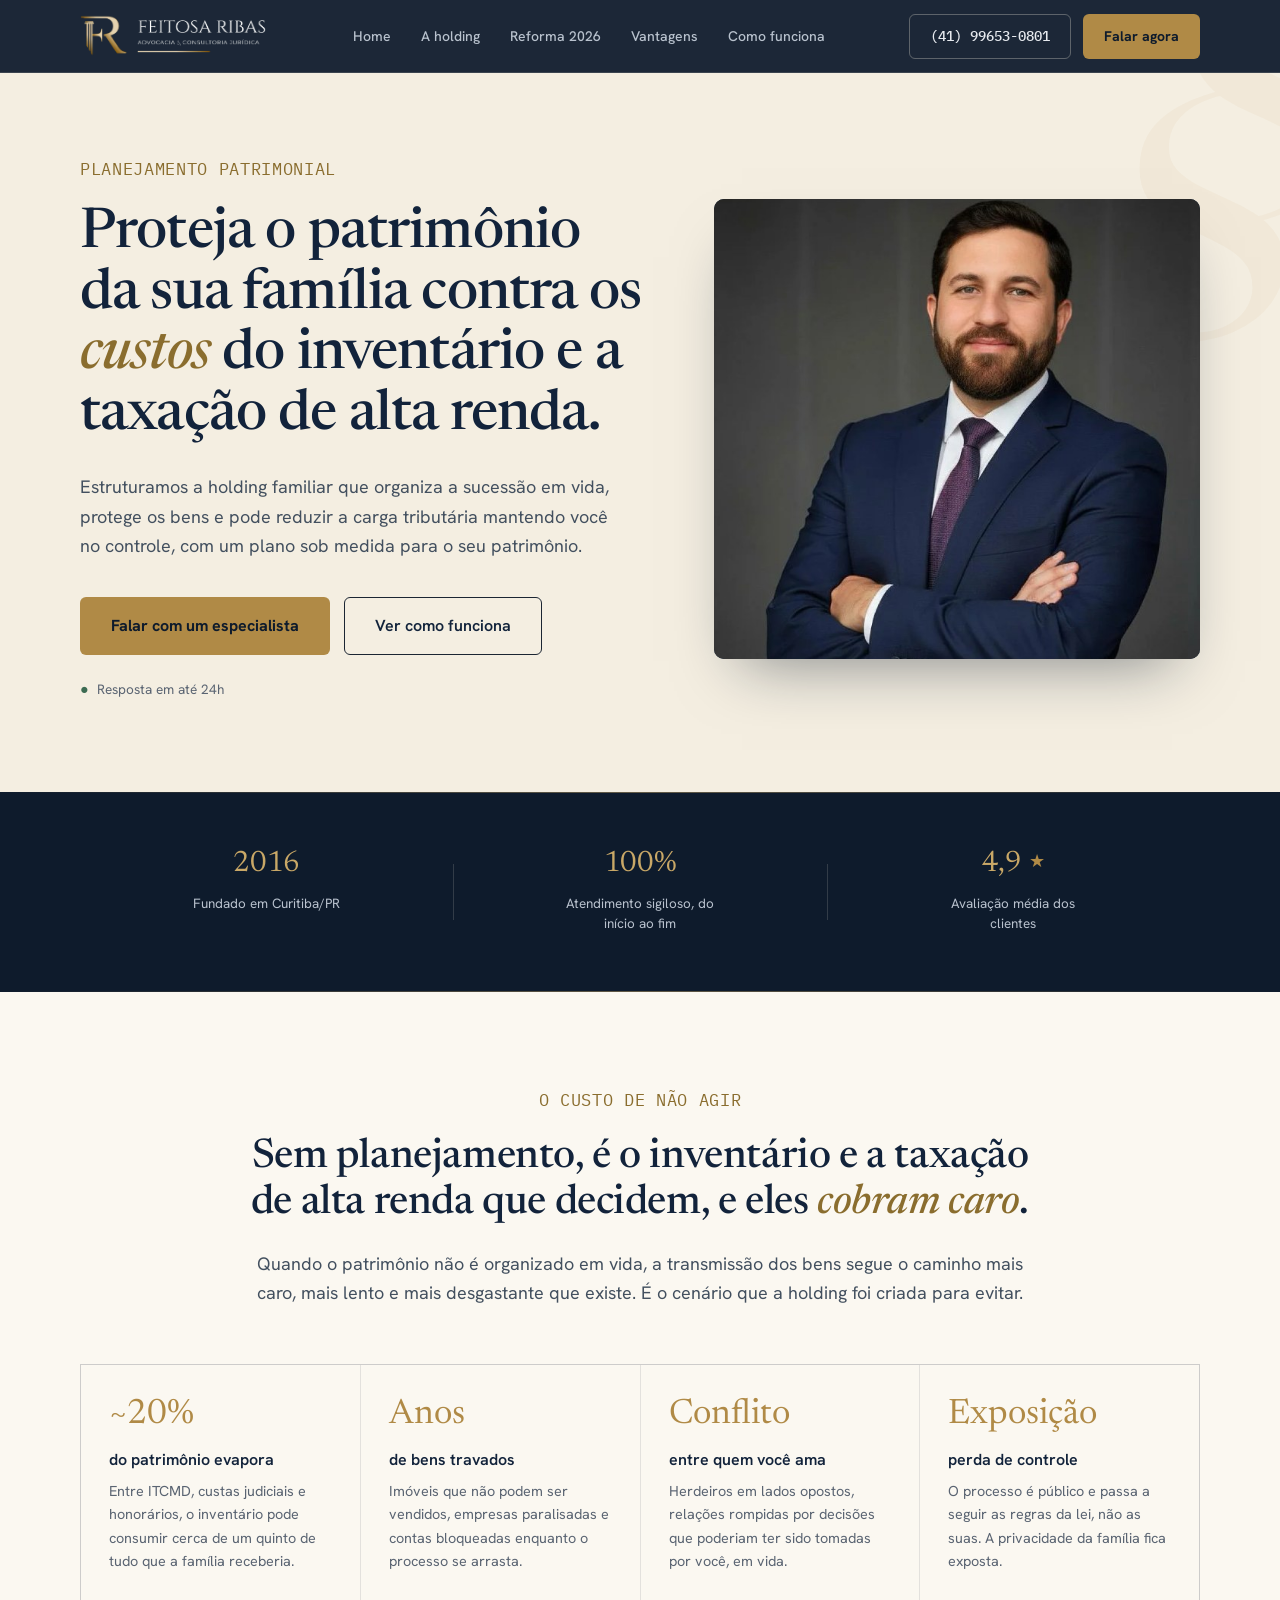
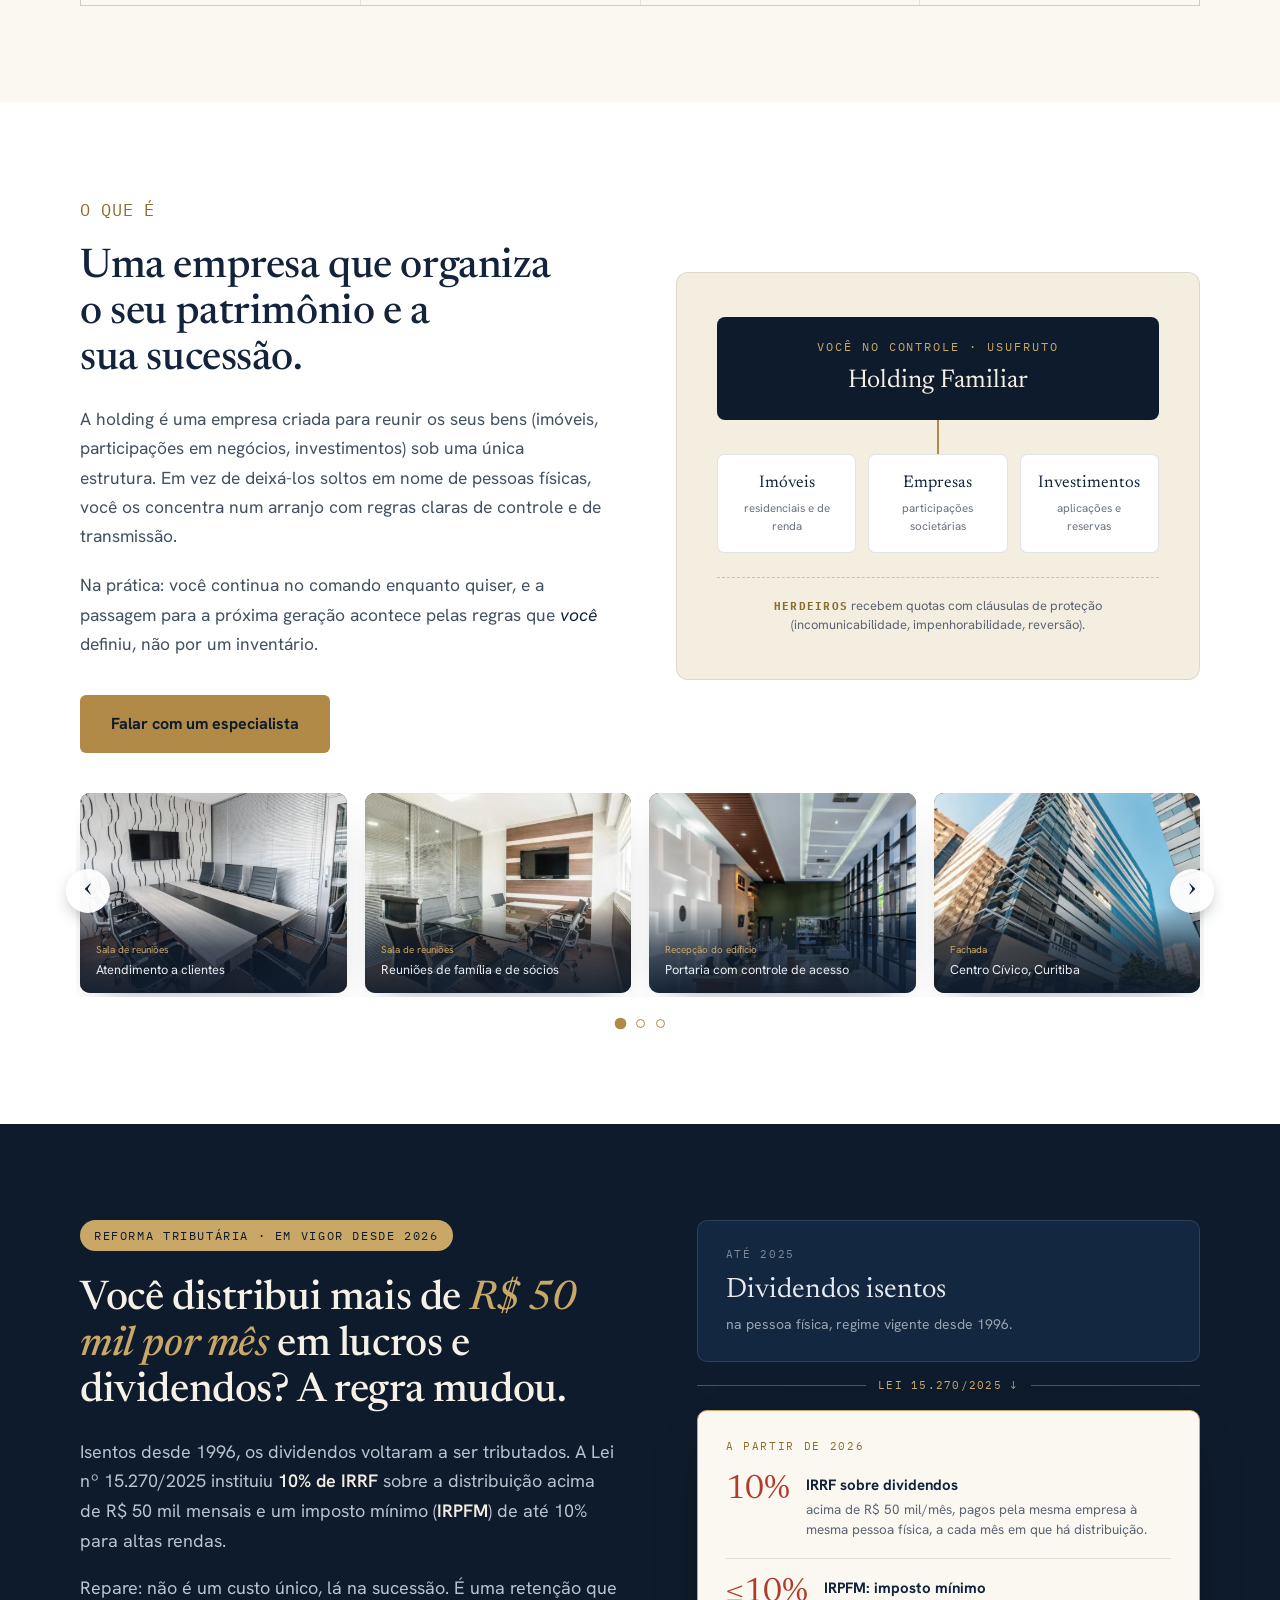
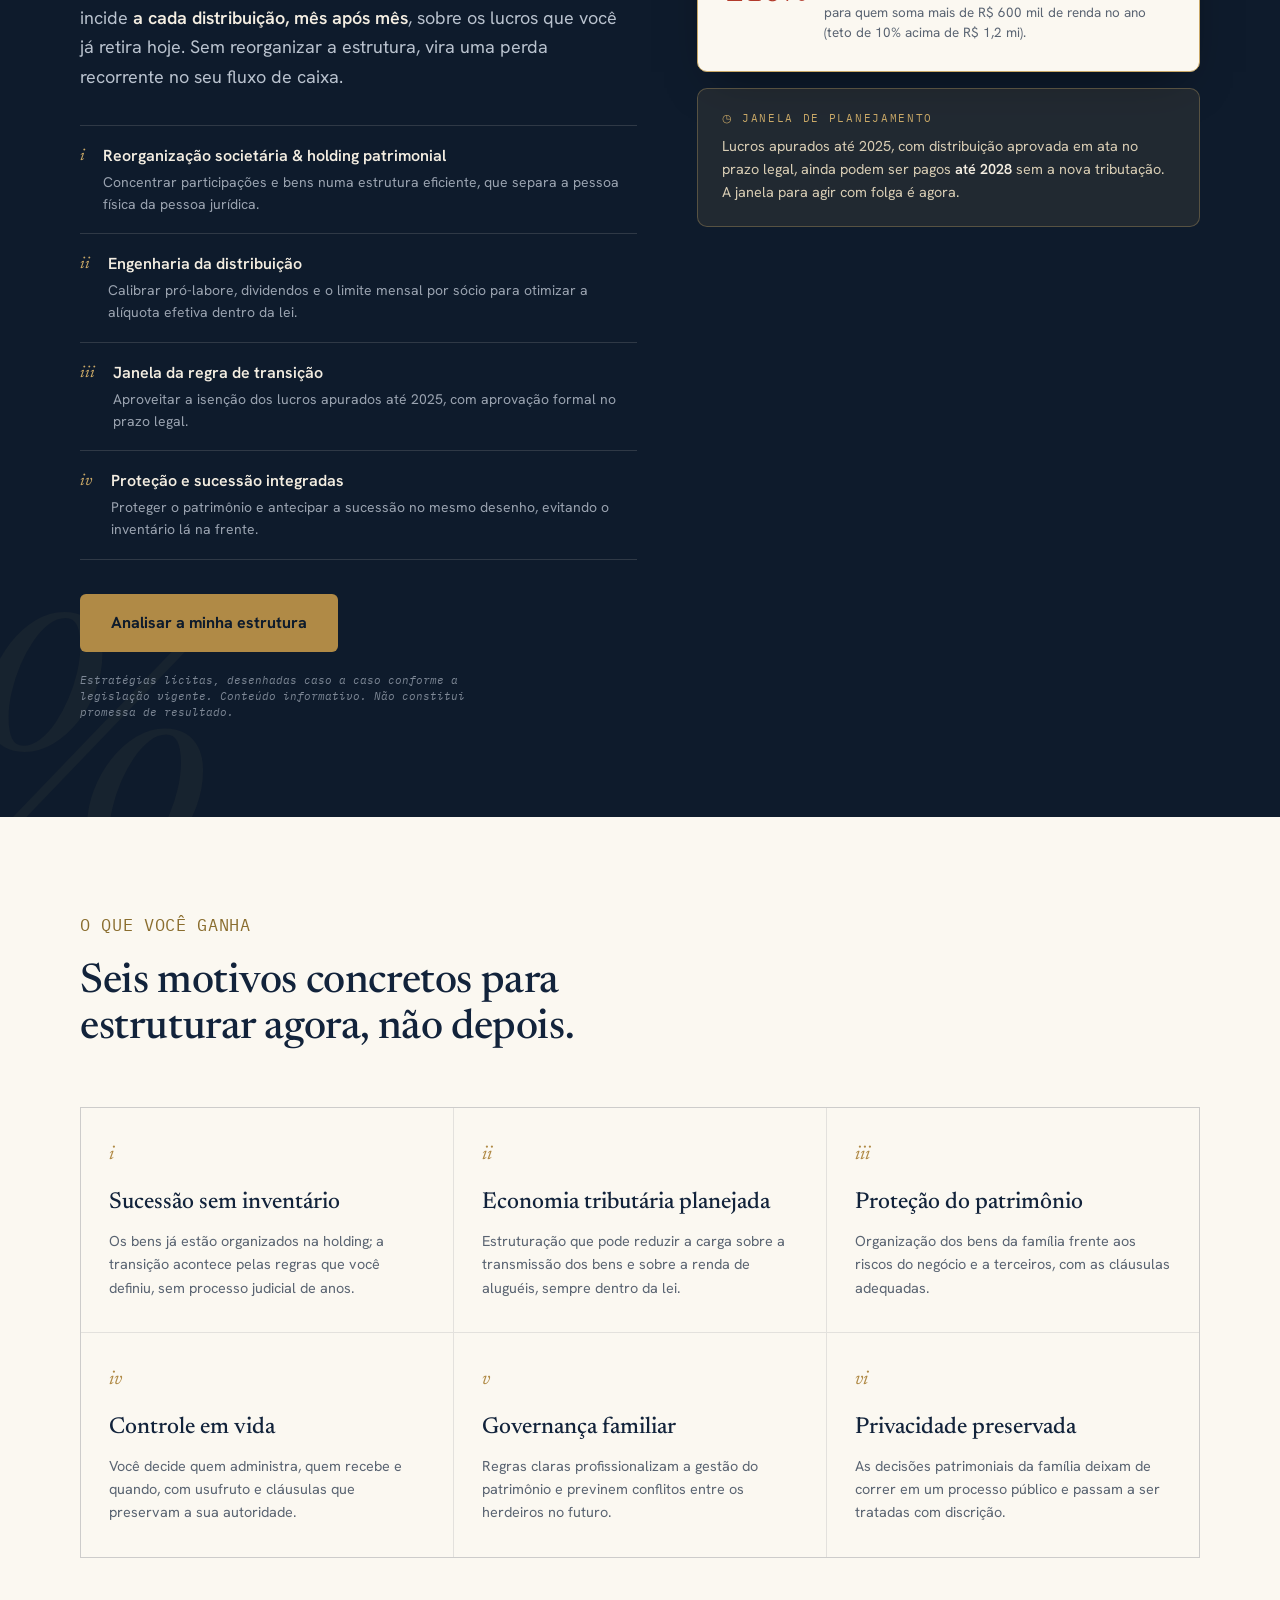
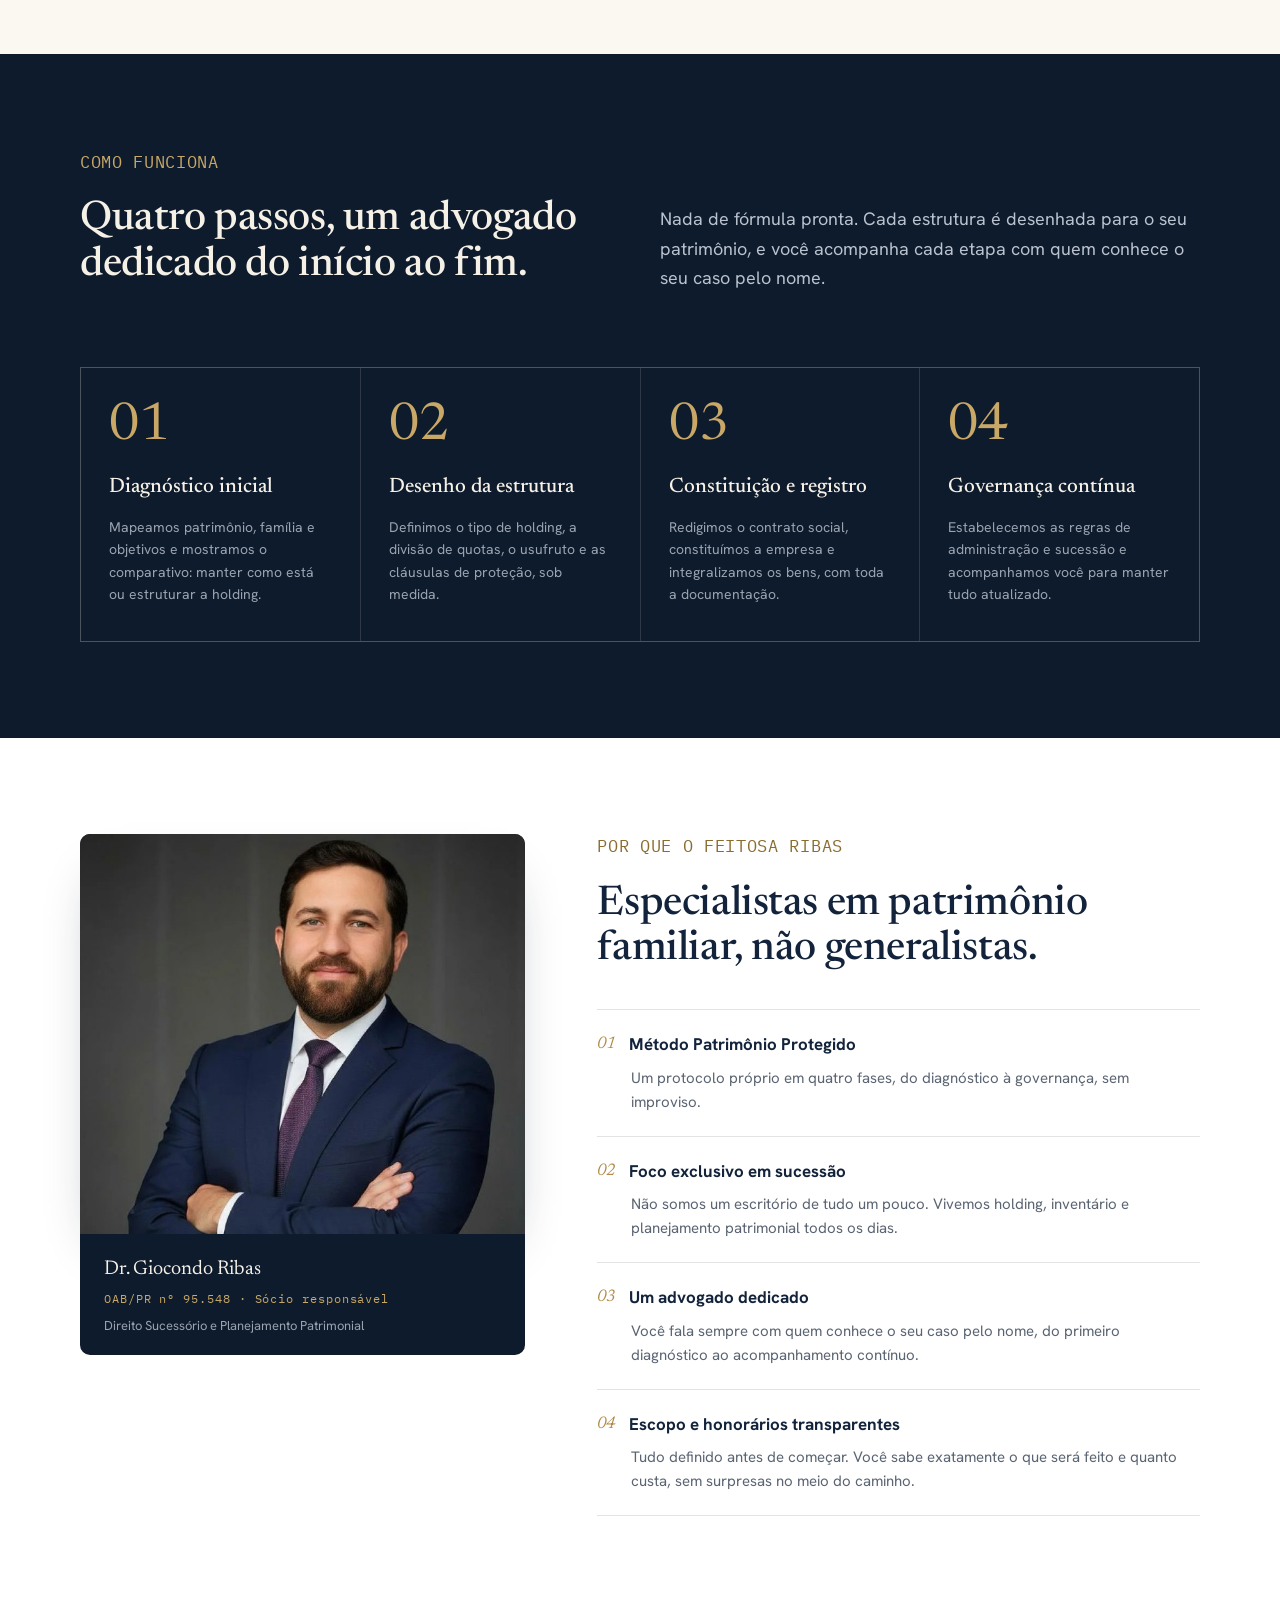
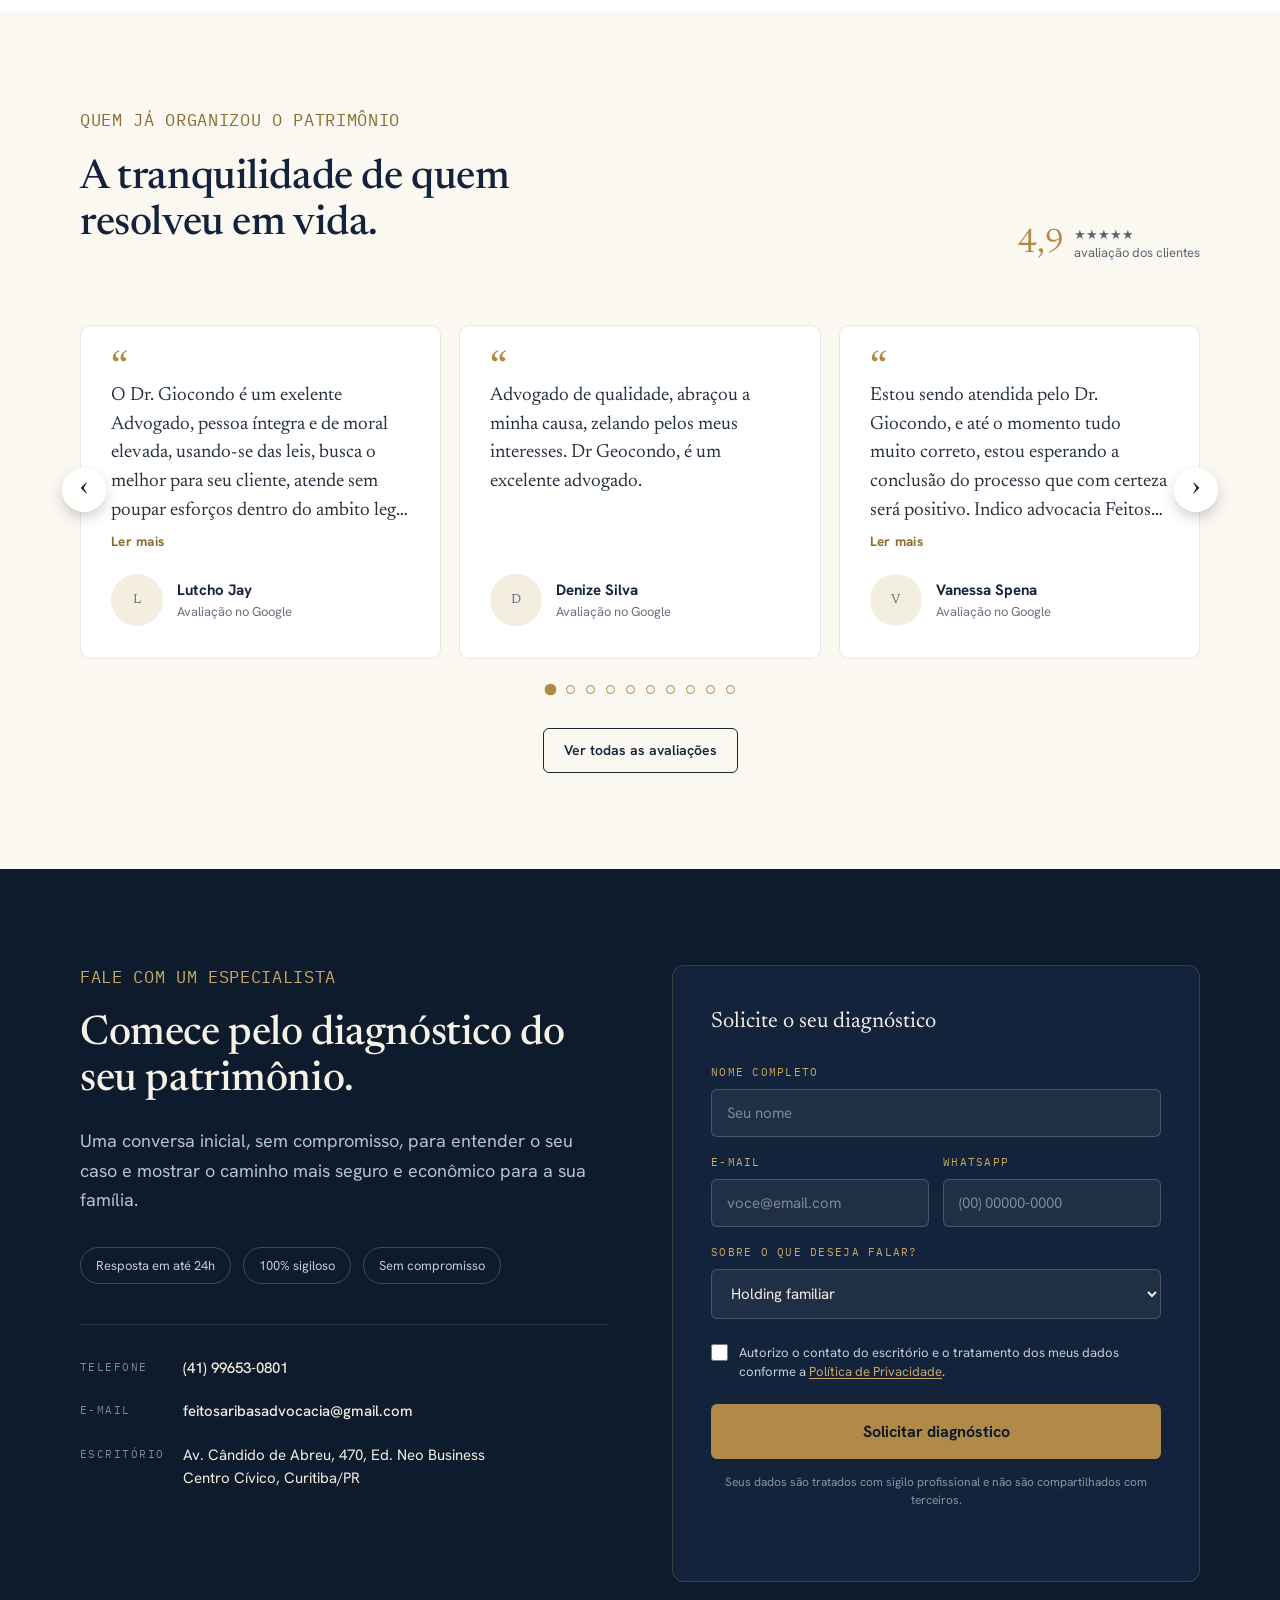
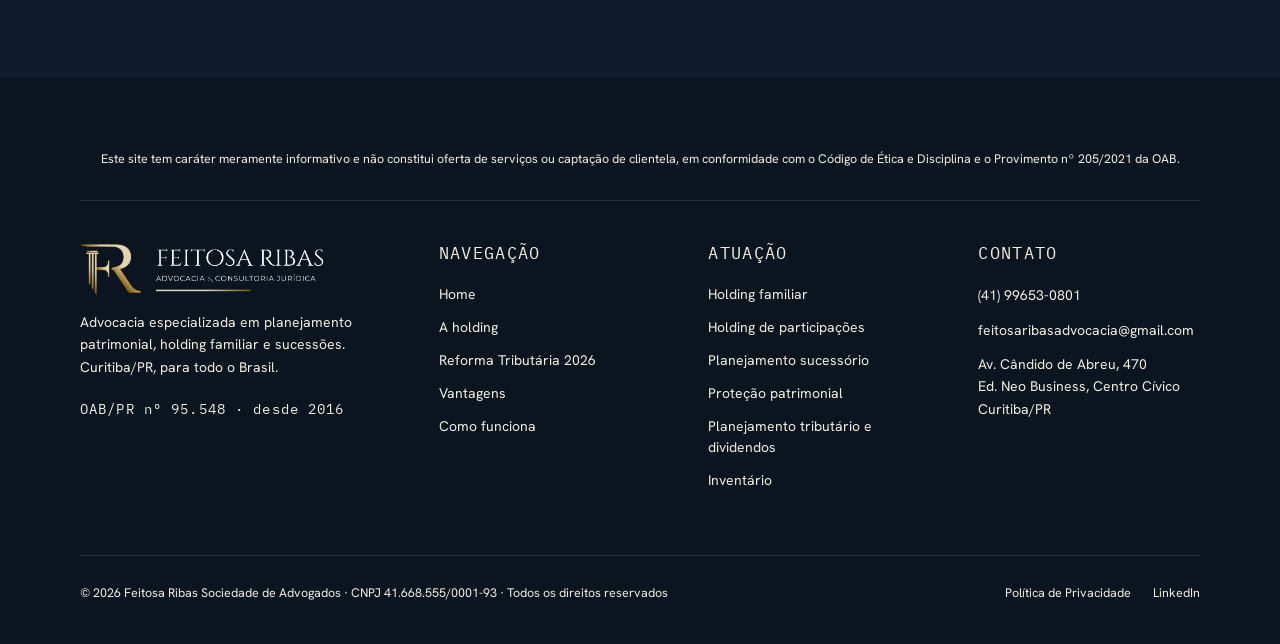
<file: index.html>
<!DOCTYPE html>
<html lang="pt-BR">
<head>
<meta charset="utf-8">
<meta name="viewport" content="width=device-width, initial-scale=1">
<title>Holding Familiar e Planejamento Sucessório em Curitiba | Feitosa Ribas Advocacia</title>
<meta name="description" content="Advogados especialistas em holding familiar, planejamento sucessório e proteção patrimonial em Curitiba. Reduza o impacto da nova tributação de dividendos (Lei 15.270/2025), evite o inventário e mantenha o controle do patrimônio.">
<meta name="keywords" content="holding familiar, holding patrimonial, holding de participações, planejamento sucessório, proteção patrimonial, advogado tributarista Curitiba, tributação de dividendos 2026, Lei 15.270/2025, IRPFM, evitar inventário">
<meta name="robots" content="index, follow, max-image-preview:large">
<link rel="canonical" href="https://holding.feitosaribas.com.br/">
<meta property="og:type" content="website">
<meta property="og:locale" content="pt_BR">
<meta property="og:site_name" content="Feitosa Ribas Advocacia">
<meta property="og:title" content="Holding Familiar e Planejamento Sucessório em Curitiba | Feitosa Ribas">
<meta property="og:description" content="Proteja o patrimônio e reduza o impacto da nova tributação de dividendos com uma holding familiar bem estruturada.">
<meta property="og:image" content="imagens/og-image.jpg">
<meta name="twitter:card" content="summary_large_image">

<link rel="preconnect" href="https://fonts.googleapis.com">
<link rel="preconnect" href="https://fonts.gstatic.com" crossorigin>
<link href="https://fonts.googleapis.com/css2?family=Newsreader:ital,opsz,wght@0,6..72,400;0,6..72,500;0,6..72,600;1,6..72,400;1,6..72,500&family=Hanken+Grotesk:wght@400;500;600;700;800&family=IBM+Plex+Mono:wght@400;500&display=swap" rel="stylesheet">
<link rel="icon" href="imagens/favicon.png" type="image/png">
<link rel="apple-touch-icon" href="imagens/favicon.png">
<meta name="theme-color" content="#0E1B2C">

<link rel="stylesheet" href="estilos.css?v=15">

<script type="application/ld+json">
{
  "@context": "https://schema.org",
  "@type": "LegalService",
  "name": "Feitosa Ribas Advocacia",
  "description": "Escritório de advocacia especializado em holding familiar, planejamento sucessório, proteção patrimonial e planejamento tributário da distribuição de dividendos.",
  "url": "https://holding.feitosaribas.com.br",
  "logo": "https://holding.feitosaribas.com.br/imagens/logo-feitosa-ribas.webp",
  "image": "https://holding.feitosaribas.com.br/imagens/logo-feitosa-ribas.webp",
  "telephone": "+55-41-99653-0801",
  "email": "feitosaribasadvocacia@gmail.com",
  "priceRange": "$$$",
  "address": {
    "@type": "PostalAddress",
    "streetAddress": "Av. Cândido de Abreu, 470 - Ed. Neo Business, Centro Cívico",
    "addressLocality": "Curitiba",
    "addressRegion": "PR",
    "postalCode": "80530-000",
    "addressCountry": "BR"
  },
  "areaServed": { "@type": "Country", "name": "Brasil" },
  "knowsAbout": ["Holding familiar", "Holding de participações", "Planejamento sucessório", "Proteção patrimonial", "Tributação de dividendos", "IRPFM", "Inventário"],
  "foundingDate": "2016",
  "sameAs": ["https://www.linkedin.com/in/giocondo-ribas/"]
}
</script>
</head>
<body>

<a class="skip-link" href="#conteudo">Ir para o conteúdo</a>

<header class="cabecalho" id="cabecalho">
  <div class="container cabecalho__interno">
    <a class="marca" href="#topo" aria-label="Feitosa Ribas Advocacia, início">
      <img src="imagens/logo-feitosa-ribas.webp" alt="Feitosa Ribas Advocacia" width="867" height="201" fetchpriority="high" decoding="async">
    </a>

    <nav class="nav" id="nav" aria-label="Navegação principal">
      <a href="#topo">Home</a>
      <a href="#holding">A holding</a>
      <a href="#reforma">Reforma 2026</a>
      <a href="#vantagens">Vantagens</a>
      <a href="#como">Como funciona</a>
    </nav>

    <div class="cabecalho__acoes">
      <a class="btn btn--fantasma btn--tel" href="https://api.whatsapp.com/send/?phone=5541996530801&amp;text=Ol%C3%A1%21+Seja+bem-vindo%28a%29+ao+Escrit%C3%B3rio+de+Advocacia+FEITOSA+RIBAS.+Agradecemos+pelo+seu+contato.+Como+podemos+ajudar+voc%C3%AA%3F&amp;type=phone_number&amp;app_absent=0" target="_blank" rel="noopener">(41) 99653-0801</a>
      <a class="btn btn--primario" href="#contato">Falar agora</a>
    </div>

    <button class="menu-toggle" id="menuToggle" aria-label="Abrir menu" aria-expanded="false" aria-controls="nav">
      <span></span><span></span><span></span>
    </button>
  </div>
</header>

<main id="conteudo">

  <!-- HERÓI -->
  <section class="heroi" id="topo">
    <span class="heroi__marca-agua" aria-hidden="true">§</span>
    <div class="container heroi__grade">
      <div class="heroi__texto animar">
        <p class="sobrancelha sobrancelha--grande">Planejamento Patrimonial</p>
        <h1 class="titulo-xl">Proteja o patrimônio da sua família contra os <em>custos</em> do inventário e a taxação de alta renda.</h1>
        <p class="texto-guia">Estruturamos a holding familiar que organiza a sucessão em vida, protege os bens e pode reduzir a carga tributária mantendo você no controle, com um plano sob medida para o seu patrimônio.</p>
        <div class="grupo-botoes">
          <a class="btn btn--primario btn--grande" href="https://api.whatsapp.com/send/?phone=5541996530801&amp;text=Ol%C3%A1%21+Seja+bem-vindo%28a%29+ao+Escrit%C3%B3rio+de+Advocacia+FEITOSA+RIBAS.+Agradecemos+pelo+seu+contato.+Como+podemos+ajudar+voc%C3%AA%3F&amp;type=phone_number&amp;app_absent=0" target="_blank" rel="noopener">Falar com um especialista</a>
          <a class="btn btn--contorno btn--grande" href="#como">Ver como funciona</a>
        </div>
        <ul class="lista-confianca">
          <li>Resposta em até 24h</li>
        </ul>
      </div>

      <figure class="heroi__midia animar">
        <img src="imagens/advogado-responsavel.jpg" alt="Advogado responsável do escritório Feitosa Ribas" width="640" height="800" loading="eager" decoding="async">
      </figure>
    </div>
  </section>

  <!-- BARRA DE PROVA -->
  <section class="faixa-metricas" aria-label="Diferenciais do escritório">
    <div class="container">
      <!-- ATENÇÃO: a nota 4,9 é ilustrativa. Substitua pela avaliação real
           do escritório antes de publicar, ou remova esse terceiro item. -->
      <dl class="metricas">
        <div><dt>2016</dt><dd>Fundado em Curitiba/PR</dd></div>
        <div><dt>100%</dt><dd>Atendimento sigiloso, do início ao fim</dd></div>
        <div><dt>4,9 <span class="metricas__estrela" aria-hidden="true">★</span></dt><dd>Avaliação média dos clientes</dd></div>
      </dl>
    </div>
  </section>

  <!-- O CUSTO DE NÃO AGIR -->
  <section class="secao secao--creme">
    <div class="container">
      <header class="secao__cabecalho secao__cabecalho--centro">
        <p class="sobrancelha sobrancelha--grande">O custo de não agir</p>
        <h2 class="titulo-l titulo-l--largo">Sem planejamento, é o inventário e a taxação de alta renda que decidem, e eles <em class="realce-alerta">cobram caro</em>.</h2>
        <p class="texto-guia">Quando o patrimônio não é organizado em vida, a transmissão dos bens segue o caminho mais caro, mais lento e mais desgastante que existe. É o cenário que a holding foi criada para evitar.</p>
      </header>
      <div class="grade-4 grade-divisoria">
        <article class="celula"><p class="numero-alerta">~20%</p><h3>do patrimônio evapora</h3><p>Entre ITCMD, custas judiciais e honorários, o inventário pode consumir cerca de um quinto de tudo que a família receberia.</p></article>
        <article class="celula"><p class="numero-alerta">Anos</p><h3>de bens travados</h3><p>Imóveis que não podem ser vendidos, empresas paralisadas e contas bloqueadas enquanto o processo se arrasta.</p></article>
        <article class="celula"><p class="numero-alerta">Conflito</p><h3>entre quem você ama</h3><p>Herdeiros em lados opostos, relações rompidas por decisões que poderiam ter sido tomadas por você, em vida.</p></article>
        <article class="celula"><p class="numero-alerta">Exposição</p><h3>perda de controle</h3><p>O processo é público e passa a seguir as regras da lei, não as suas. A privacidade da família fica exposta.</p></article>
      </div>
    </div>
  </section>

  <!-- O QUE É -->
  <section class="secao secao--branca" id="holding">
    <div class="container grade-2 grade-2--alinhada">
      <div>
        <p class="sobrancelha sobrancelha--grande">O que é</p>
        <h2 class="titulo-l">Uma empresa que organiza o seu patrimônio e a sua sucessão.</h2>
        <p class="texto-corpo">A holding é uma empresa criada para reunir os seus bens (imóveis, participações em negócios, investimentos) sob uma única estrutura. Em vez de deixá-los soltos em nome de pessoas físicas, você os concentra num arranjo com regras claras de controle e de transmissão.</p>
        <p class="texto-corpo">Na prática: você continua no comando enquanto quiser, e a passagem para a próxima geração acontece pelas regras que <em>você</em> definiu, não por um inventário.</p>
        <a class="btn btn--primario btn--grande" href="https://api.whatsapp.com/send/?phone=5541996530801&amp;text=Ol%C3%A1%21+Seja+bem-vindo%28a%29+ao+Escrit%C3%B3rio+de+Advocacia+FEITOSA+RIBAS.+Agradecemos+pelo+seu+contato.+Como+podemos+ajudar+voc%C3%AA%3F&amp;type=phone_number&amp;app_absent=0" target="_blank" rel="noopener">Falar com um especialista</a>
      </div>

      <div class="diagrama">
        <div class="diagrama__topo">
          <p class="diagrama__rotulo">Você no controle · usufruto</p>
          <p class="diagrama__titulo">Holding Familiar</p>
        </div>
        <div class="diagrama__conector" aria-hidden="true"></div>
        <div class="diagrama__bens">
          <div><strong>Imóveis</strong><span>residenciais e de renda</span></div>
          <div><strong>Empresas</strong><span>participações societárias</span></div>
          <div><strong>Investimentos</strong><span>aplicações e reservas</span></div>
        </div>
        <p class="diagrama__nota"><strong>Herdeiros</strong> recebem quotas com cláusulas de proteção (incomunicabilidade, impenhorabilidade, reversão).</p>
      </div>
    </div>
  </section>

  <!-- ESCRITÓRIO -->
  <section class="secao secao--branca secao--sem-topo">
    <div class="container">
      <div class="carrossel" id="carrossel" aria-roledescription="carrossel" aria-label="Fotos do escritório">
        <div class="carrossel__palco">
          <ul class="carrossel__trilha" id="carrosselTrilha">
          <li class="carrossel__slide">
            <img src="imagens/escritorio-1.jpg" alt="Sala de reuniões com mesa para oito lugares e televisor na parede" width="630" height="368" loading="eager" decoding="async">
            <p class="carrossel__legenda"><span class="etiqueta">Sala de reuniões</span>Atendimento a clientes</p>
          </li>
          <li class="carrossel__slide">
            <img src="imagens/escritorio-2.jpg" alt="Sala de reuniões com mesa de vidro e cadeiras de escritório" width="630" height="364" loading="lazy" decoding="async">
            <p class="carrossel__legenda"><span class="etiqueta">Sala de reuniões</span>Reuniões de família e de sócios</p>
          </li>
          <li class="carrossel__slide">
            <img src="imagens/escritorio-3.webp" alt="Recepção do edifício, com balcão de atendimento e pé-direito alto" width="630" height="630" loading="lazy" decoding="async">
            <p class="carrossel__legenda"><span class="etiqueta">Recepção do edifício</span>Portaria com controle de acesso</p>
          </li>
          <li class="carrossel__slide carrossel__slide--alto">
            <img src="imagens/escritorio-4.webp" alt="Fachada envidraçada do edifício corporativo onde fica o escritório" width="630" height="630" loading="lazy" decoding="async">
            <p class="carrossel__legenda"><span class="etiqueta">Fachada</span>Centro Cívico, Curitiba</p>
          </li>
          <li class="carrossel__slide">
            <img src="imagens/escritorio-5.webp" alt="Entrada do estacionamento coberto do edifício" width="630" height="630" loading="lazy" decoding="async">
            <p class="carrossel__legenda"><span class="etiqueta">Estacionamento</span>Acesso coberto no edifício</p>
          </li>
          <li class="carrossel__slide">
            <img src="imagens/escritorio-6.webp" alt="Recepção do escritório, com poltronas de espera e balcão" width="630" height="630" loading="lazy" decoding="async">
            <p class="carrossel__legenda"><span class="etiqueta">Recepção do escritório</span>Sala de espera</p>
          </li>
          </ul>
          <button class="carrossel__seta carrossel__seta--ant" id="carrosselAnt" type="button" aria-label="Foto anterior"><span aria-hidden="true">‹</span></button>
          <button class="carrossel__seta carrossel__seta--prox" id="carrosselProx" type="button" aria-label="Próxima foto"><span aria-hidden="true">›</span></button>
        </div>
        <div class="carrossel__pontos" id="carrosselPontos"></div>
      </div>
    </div>
  </section>

  <!-- REFORMA TRIBUTÁRIA -->
  <section class="secao secao--marinho" id="reforma">
    <span class="marca-agua-percent" aria-hidden="true">%</span>
    <div class="container grade-2 grade-2--reforma">
      <div>
        <p class="pilula-destaque">Reforma Tributária · em vigor desde 2026</p>
        <h2 class="titulo-l titulo-l--claro">Você distribui mais de <em>R$ 50 mil por mês</em> em lucros e dividendos? A regra mudou.</h2>
        <p class="texto-guia texto-guia--claro">Isentos desde 1996, os dividendos voltaram a ser tributados. A Lei nº 15.270/2025 instituiu <strong>10% de IRRF</strong> sobre a distribuição acima de R$ 50 mil mensais e um imposto mínimo (<strong>IRPFM</strong>) de até 10% para altas rendas.</p>
        <p class="texto-guia texto-guia--claro">Repare: não é um custo único, lá na sucessão. É uma retenção que incide <strong>a cada distribuição, mês após mês</strong>, sobre os lucros que você já retira hoje. Sem reorganizar a estrutura, vira uma perda recorrente no seu fluxo de caixa.</p>

        <ol class="lista-numerada-clara">
          <li><strong>Reorganização societária &amp; holding patrimonial</strong><span>Concentrar participações e bens numa estrutura eficiente, que separa a pessoa física da pessoa jurídica.</span></li>
          <li><strong>Engenharia da distribuição</strong><span>Calibrar pró-labore, dividendos e o limite mensal por sócio para otimizar a alíquota efetiva dentro da lei.</span></li>
          <li><strong>Janela da regra de transição</strong><span>Aproveitar a isenção dos lucros apurados até 2025, com aprovação formal no prazo legal.</span></li>
          <li><strong>Proteção e sucessão integradas</strong><span>Proteger o patrimônio e antecipar a sucessão no mesmo desenho, evitando o inventário lá na frente.</span></li>
        </ol>

        <a class="btn btn--primario btn--grande" href="#contato">Analisar a minha estrutura</a>
        <p class="nota nota--clara">Estratégias lícitas, desenhadas caso a caso conforme a legislação vigente. Conteúdo informativo. Não constitui promessa de resultado.</p>
      </div>

      <aside class="comparativo">
        <div class="comparativo__antes">
          <p class="comparativo__rotulo">Até 2025</p>
          <p class="comparativo__titulo">Dividendos isentos</p>
          <p>na pessoa física, regime vigente desde 1996.</p>
        </div>
        <p class="comparativo__divisor"><span>LEI 15.270/2025 ↓</span></p>
        <div class="comparativo__depois">
          <p class="comparativo__rotulo comparativo__rotulo--escuro">A partir de 2026</p>
          <div class="comparativo__item">
            <strong>10%</strong>
            <div><b>IRRF sobre dividendos</b><span>acima de R$ 50 mil/mês, pagos pela mesma empresa à mesma pessoa física, a cada mês em que há distribuição.</span></div>
          </div>
          <div class="comparativo__item">
            <strong>≤10%</strong>
            <div><b>IRPFM: imposto mínimo</b><span>para quem soma mais de R$ 600 mil de renda no ano (teto de 10% acima de R$ 1,2 mi).</span></div>
          </div>
        </div>
        <div class="comparativo__janela">
          <p class="comparativo__rotulo">◷ Janela de planejamento</p>
          <p>Lucros apurados até 2025, com distribuição aprovada em ata no prazo legal, ainda podem ser pagos <strong>até 2028</strong> sem a nova tributação. A janela para agir com folga é agora.</p>
        </div>
      </aside>
    </div>
  </section>

  <!-- VANTAGENS -->
  <section class="secao secao--creme" id="vantagens">
    <div class="container">
      <header class="secao__cabecalho">
        <p class="sobrancelha sobrancelha--grande">O que você ganha</p>
        <h2 class="titulo-l">Seis motivos concretos para estruturar agora, não depois.</h2>
      </header>
      <div class="grade-3 grade-divisoria">
        <article class="celula"><p class="ordinal">i</p><h3>Sucessão sem inventário</h3><p>Os bens já estão organizados na holding; a transição acontece pelas regras que você definiu, sem processo judicial de anos.</p></article>
        <article class="celula"><p class="ordinal">ii</p><h3>Economia tributária planejada</h3><p>Estruturação que pode reduzir a carga sobre a transmissão dos bens e sobre a renda de aluguéis, sempre dentro da lei.</p></article>
        <article class="celula"><p class="ordinal">iii</p><h3>Proteção do patrimônio</h3><p>Organização dos bens da família frente aos riscos do negócio e a terceiros, com as cláusulas adequadas.</p></article>
        <article class="celula"><p class="ordinal">iv</p><h3>Controle em vida</h3><p>Você decide quem administra, quem recebe e quando, com usufruto e cláusulas que preservam a sua autoridade.</p></article>
        <article class="celula"><p class="ordinal">v</p><h3>Governança familiar</h3><p>Regras claras profissionalizam a gestão do patrimônio e previnem conflitos entre os herdeiros no futuro.</p></article>
        <article class="celula"><p class="ordinal">vi</p><h3>Privacidade preservada</h3><p>As decisões patrimoniais da família deixam de correr em um processo público e passam a ser tratadas com discrição.</p></article>
      </div>
    </div>
  </section>

  <!-- COMO FUNCIONA -->
  <section class="secao secao--marinho" id="como">
    <div class="container">
      <header class="secao__cabecalho secao__cabecalho--duplo">
        <div>
          <p class="sobrancelha sobrancelha--ouro sobrancelha--grande">Como funciona</p>
          <h2 class="titulo-l titulo-l--claro">Quatro passos, um advogado dedicado do início ao fim.</h2>
        </div>
        <p class="texto-guia texto-guia--claro">Nada de fórmula pronta. Cada estrutura é desenhada para o seu patrimônio, e você acompanha cada etapa com quem conhece o seu caso pelo nome.</p>
      </header>
      <ol class="passos">
        <li><span class="passos__num">01</span><h3>Diagnóstico inicial</h3><p>Mapeamos patrimônio, família e objetivos e mostramos o comparativo: manter como está ou estruturar a holding.</p></li>
        <li><span class="passos__num">02</span><h3>Desenho da estrutura</h3><p>Definimos o tipo de holding, a divisão de quotas, o usufruto e as cláusulas de proteção, sob medida.</p></li>
        <li><span class="passos__num">03</span><h3>Constituição e registro</h3><p>Redigimos o contrato social, constituímos a empresa e integralizamos os bens, com toda a documentação.</p></li>
        <li><span class="passos__num">04</span><h3>Governança contínua</h3><p>Estabelecemos as regras de administração e sucessão e acompanhamos você para manter tudo atualizado.</p></li>
      </ol>
    </div>
  </section>

  <!-- DIFERENCIAL -->
  <section class="secao secao--branca" id="diferencial">
    <div class="container grade-2 grade-2--diferencial">
      <figure class="cartao-socio">
        <img src="imagens/advogado-responsavel.jpg" alt="Dr. Giocondo Ribas, sócio responsável pela área de planejamento patrimonial" width="640" height="800" loading="lazy" decoding="async">
        <figcaption>
          <strong>Dr. Giocondo Ribas</strong>
          <span class="cartao-socio__oab">OAB/PR nº 95.548 · Sócio responsável</span>
          <span>Direito Sucessório e Planejamento Patrimonial</span>
        </figcaption>
      </figure>
      <div>
        <p class="sobrancelha sobrancelha--grande">Por que o Feitosa Ribas</p>
        <h2 class="titulo-l">Especialistas em patrimônio familiar, não generalistas.</h2>
        <dl class="lista-diferenciais">
          <div><dt><span>01</span> Método Patrimônio Protegido</dt><dd>Um protocolo próprio em quatro fases, do diagnóstico à governança, sem improviso.</dd></div>
          <div><dt><span>02</span> Foco exclusivo em sucessão</dt><dd>Não somos um escritório de tudo um pouco. Vivemos holding, inventário e planejamento patrimonial todos os dias.</dd></div>
          <div><dt><span>03</span> Um advogado dedicado</dt><dd>Você fala sempre com quem conhece o seu caso pelo nome, do primeiro diagnóstico ao acompanhamento contínuo.</dd></div>
          <div><dt><span>04</span> Escopo e honorários transparentes</dt><dd>Tudo definido antes de começar. Você sabe exatamente o que será feito e quanto custa, sem surpresas no meio do caminho.</dd></div>
        </dl>
      </div>
    </div>
  </section>

  <!-- DEPOIMENTOS -->
  <section class="secao secao--creme">
    <div class="container">
      <header class="secao__cabecalho secao__cabecalho--duplo secao__cabecalho--fim">
        <div>
          <p class="sobrancelha sobrancelha--grande">Quem já organizou o patrimônio</p>
          <h2 class="titulo-l">A tranquilidade de quem resolveu em vida.</h2>
        </div>
        <p class="avaliacao"><strong>4,9</strong><span>★★★★★<br>avaliação dos clientes</span></p>
      </header>
      <div class="carrossel carrossel--depoimentos" aria-roledescription="carrossel" aria-label="Avaliações de clientes" data-intervalo="7000">
        <div class="carrossel__palco">
          <ul class="carrossel__trilha">
          <li class="carrossel__slide">
            <blockquote class="depoimento">
              <p>O Dr. Giocondo é um exelente Advogado, pessoa íntegra e de moral elevada, usando-se das leis, busca o melhor para seu cliente, atende sem poupar esforços dentro do ambito legal e está constantemente se aprimorando. Agradeço muito por toda ajuda e serviçoes prestados com maestria. Gratidão.</p>
              <footer>
                <span class="depoimento__inicial" aria-hidden="true">L</span>
                <span><strong>Lutcho Jay</strong>Avaliação no Google</span>
              </footer>
            </blockquote>
          </li>
          <li class="carrossel__slide">
            <blockquote class="depoimento">
              <p>Advogado de qualidade, abraçou a minha causa, zelando pelos meus interesses. Dr Geocondo, é um excelente advogado.</p>
              <footer>
                <span class="depoimento__inicial" aria-hidden="true">D</span>
                <span><strong>Denize Silva</strong>Avaliação no Google</span>
              </footer>
            </blockquote>
          </li>
          <li class="carrossel__slide">
            <blockquote class="depoimento">
              <p>Estou sendo atendida pelo Dr. Giocondo, e até o momento tudo muito correto, estou esperando a conclusão do processo que com certeza será positivo. Indico advocacia Feitosa Ribas.</p>
              <footer>
                <span class="depoimento__inicial" aria-hidden="true">V</span>
                <span><strong>Vanessa Spena</strong>Avaliação no Google</span>
              </footer>
            </blockquote>
          </li>
          <li class="carrossel__slide">
            <blockquote class="depoimento">
              <p>Eu e minha família fomos atendidos pelo Dr. Giocondo, processo ocorreu tudo bem. Super indico</p>
              <footer>
                <span class="depoimento__inicial" aria-hidden="true">D</span>
                <span><strong>Daydson Carvalho</strong>Avaliação no Google</span>
              </footer>
            </blockquote>
          </li>
          <li class="carrossel__slide">
            <blockquote class="depoimento">
              <p>Passando para deixar minha satisfação com o serviço prestado pelo o Advogado Geocondo, muito prestativo, tive causa ganha! Super recomendo!</p>
              <footer>
                <span class="depoimento__inicial" aria-hidden="true">A</span>
                <span><strong>Alessandra Justi</strong>Avaliação no Google</span>
              </footer>
            </blockquote>
          </li>
          <li class="carrossel__slide">
            <blockquote class="depoimento">
              <p>Um ótimo profissional, Dr. Giocondo é muito empenhado e muito competente. Sempre entra em contato para instruir e/ou orientar.</p>
              <footer>
                <span class="depoimento__inicial" aria-hidden="true">J</span>
                <span><strong>Jeferson Alexandre</strong>Avaliação no Google</span>
              </footer>
            </blockquote>
          </li>
          <li class="carrossel__slide">
            <blockquote class="depoimento">
              <p>Foi excelente. Eu e meu marido fomos muito bem orientados e atendidos pelo dr Giocondo Ribas.</p>
              <footer>
                <span class="depoimento__inicial" aria-hidden="true">P</span>
                <span><strong>Palmira K. da Silva</strong>Avaliação no Google</span>
              </footer>
            </blockquote>
          </li>
          <li class="carrossel__slide">
            <blockquote class="depoimento">
              <p>Atendimento muito bom, atendeu minhas expectativas! Excelente!</p>
              <footer>
                <span class="depoimento__inicial" aria-hidden="true">K</span>
                <span><strong>Kayky Ianze</strong>Avaliação no Google</span>
              </footer>
            </blockquote>
          </li>
          <li class="carrossel__slide">
            <blockquote class="depoimento">
              <p>Oi gostei muito retorno tudo explicado com o doutor giocondo Ribas não tive Mem uma dúvida muito obrigada doutor super indico</p>
              <footer>
                <span class="depoimento__inicial" aria-hidden="true">M</span>
                <span><strong>Marilda Lima</strong>Avaliação no Google</span>
              </footer>
            </blockquote>
          </li>
          <li class="carrossel__slide">
            <blockquote class="depoimento">
              <p>Recomendo o advogado excelente Dr. Geocondo, trabalha com honestidade e respeito. Advocacia digna de cinco estrelas.</p>
              <footer>
                <span class="depoimento__inicial" aria-hidden="true">D</span>
                <span><strong>Denni 10</strong>Avaliação no Google</span>
              </footer>
            </blockquote>
          </li>
          <li class="carrossel__slide">
            <blockquote class="depoimento">
              <p>Muito bom serviço, causa bem defendida e ganha, prestativo sempre tirando todas as dúvidas necessárias. Recomendo</p>
              <footer>
                <span class="depoimento__inicial" aria-hidden="true">N</span>
                <span><strong>Nuno Silva</strong>Avaliação no Google</span>
              </footer>
            </blockquote>
          </li>
          <li class="carrossel__slide">
            <blockquote class="depoimento">
              <p>Tirou todas as minhas dúvidas, me ajudou em cada detalhe. Precisava urgentemente de um auxílio e sem falar que me ajudou financeiramente parcelando o serviço prestado para minha pessoa!</p>
              <footer>
                <span class="depoimento__inicial" aria-hidden="true">E</span>
                <span><strong>Evely Ferreira</strong>Avaliação no Google</span>
              </footer>
            </blockquote>
          </li>
          </ul>
          <button class="carrossel__seta carrossel__seta--ant" type="button" aria-label="Avaliação anterior"><span aria-hidden="true">‹</span></button>
          <button class="carrossel__seta carrossel__seta--prox" type="button" aria-label="Próxima avaliação"><span aria-hidden="true">›</span></button>
        </div>
        <div class="carrossel__pontos"></div>
      </div>
      <p class="depoimentos__acao">
        <a class="btn btn--contorno" href="https://www.google.com/search?q=feitosa+ribas+advocacia&amp;sca_esv=f1e464e6e7e851fc&amp;hl=pt_BR&amp;sxsrf=APpeQnsMiEbhL5C0GvFBoViDQkq4ApV8rw%3A1787101921751&amp;source=hp&amp;ei=4QKFauPSKoDT1sQPjteIEA&amp;iflsig=ABILxe8AAAAAaoUQ8dtziY7-rBr454DRQRTIjRRq8gXE&amp;oq=feitosa+ribas&amp;gs_lp=[base64]&amp;sclient=gws-wiz#sv=[base64]" target="_blank" rel="noopener">Ver todas as avaliações</a>
      </p>
    </div>
  </section>

  <!-- CONTATO -->
  <section class="secao secao--marinho" id="contato">
    <div class="container grade-2 grade-2--contato">
      <div>
        <p class="sobrancelha sobrancelha--ouro sobrancelha--grande">Fale com um especialista</p>
        <h2 class="titulo-l titulo-l--claro">Comece pelo diagnóstico do seu patrimônio.</h2>
        <p class="texto-guia texto-guia--claro">Uma conversa inicial, sem compromisso, para entender o seu caso e mostrar o caminho mais seguro e econômico para a sua família.</p>
        <ul class="pilulas">
          <li>Resposta em até 24h</li>
          <li>100% sigiloso</li>
          <li>Sem compromisso</li>
        </ul>
        <dl class="contato-dados">
          <div><dt>Telefone</dt><dd><a href="tel:+5541996530801">(41) 99653-0801</a></dd></div>
          <div><dt>E-mail</dt><dd><a href="mailto:feitosaribasadvocacia@gmail.com">feitosaribasadvocacia@gmail.com</a></dd></div>
          <div><dt>Escritório</dt><dd>Av. Cândido de Abreu, 470, Ed. Neo Business<br>Centro Cívico, Curitiba/PR</dd></div>
        </dl>
      </div>

      <form class="formulario" id="formContato" novalidate>
        <p class="formulario__titulo">Solicite o seu diagnóstico</p>

        <label for="nome">Nome completo</label>
        <input type="text" id="nome" name="nome" placeholder="Seu nome" autocomplete="name" required>

        <div class="formulario__duplo">
          <div>
            <label for="email">E-mail</label>
            <input type="email" id="email" name="email" placeholder="voce@email.com" autocomplete="email" required>
          </div>
          <div>
            <label for="telefone">WhatsApp</label>
            <input type="tel" id="telefone" name="telefone" placeholder="(00) 00000-0000" autocomplete="tel" inputmode="numeric" required>
          </div>
        </div>

        <label for="assunto">Sobre o que deseja falar?</label>
        <select id="assunto" name="assunto">
          <option>Holding familiar</option>
          <option>Planejamento sucessório</option>
          <option>Tributação de dividendos</option>
          <option>Inventário</option>
          <option>Outro assunto</option>
        </select>

        <!-- Campo invisível: robôs preenchem, pessoas não. Serve de armadilha. -->
        <div class="formulario__armadilha" aria-hidden="true">
          <label for="empresa">Não preencha este campo</label>
          <input type="text" id="empresa" name="empresa" tabindex="-1" autocomplete="off">
        </div>

        <label class="formulario__aceite" for="consentimento">
          <input type="checkbox" id="consentimento" name="consentimento" value="sim" required>
          <span>Autorizo o contato do escritório e o tratamento dos meus dados conforme a <a href="#" data-abre="modalPrivacidade">Política de Privacidade</a>.</span>
        </label>

        <button class="btn btn--primario btn--bloco" type="submit">Solicitar diagnóstico</button>
        <p class="formulario__aviso">Seus dados são tratados com sigilo profissional e não são compartilhados com terceiros.</p>
        <p class="formulario__retorno" id="formRetorno" role="status" aria-live="polite"></p>
      </form>
    </div>
  </section>
</main>

<footer class="rodape">
  <div class="container">
    <p class="rodape__aviso">Este site tem caráter meramente informativo e não constitui oferta de serviços ou captação de clientela, em conformidade com o Código de Ética e Disciplina e o Provimento nº 205/2021 da OAB.</p>
    <div class="rodape__grade">
      <div>
        <a class="marca marca--rodape" href="#topo" aria-label="Feitosa Ribas Advocacia, voltar ao topo">
          <img src="imagens/logo-feitosa-ribas.webp" alt="Feitosa Ribas Advocacia" width="867" height="201" loading="lazy" decoding="async">
        </a>
        <p>Advocacia especializada em planejamento patrimonial, holding familiar e sucessões. Curitiba/PR, para todo o Brasil.</p>
        <p class="rodape__oab">OAB/PR nº 95.548 · desde 2016</p>
      </div>
      <nav aria-label="Navegação do rodapé">
        <h3>Navegação</h3>
        <a href="#topo">Home</a>
        <a href="#holding">A holding</a>
        <a href="#reforma">Reforma Tributária 2026</a>
        <a href="#vantagens">Vantagens</a>
        <a href="#como">Como funciona</a>
      </nav>
      <div>
        <h3>Atuação</h3>
        <ul>
          <li>Holding familiar</li>
          <li>Holding de participações</li>
          <li>Planejamento sucessório</li>
          <li>Proteção patrimonial</li>
          <li>Planejamento tributário e dividendos</li>
          <li>Inventário</li>
        </ul>
      </div>
      <div class="rodape__contato">
        <h3>Contato</h3>
        <p>(41) 99653-0801</p>
        <p>feitosaribasadvocacia@gmail.com</p>
        <p>Av. Cândido de Abreu, 470<br>Ed. Neo Business, Centro Cívico<br>Curitiba/PR</p>
      </div>
    </div>
    <div class="rodape__base">
      <p>© 2026 Feitosa Ribas Sociedade de Advogados · CNPJ 41.668.555/0001-93 · Todos os direitos reservados</p>
      <p class="rodape__links"><a href="#" data-abre="modalPrivacidade">Política de Privacidade</a> <a href="https://www.linkedin.com/in/giocondo-ribas/" target="_blank" rel="noopener">LinkedIn</a></p>
    </div>
  </div>
</footer>

<a class="whatsapp-flutuante" id="waFlutuante" href="https://api.whatsapp.com/send/?phone=5541996530801&amp;text=Ol%C3%A1%21+Seja+bem-vindo%28a%29+ao+Escrit%C3%B3rio+de+Advocacia+FEITOSA+RIBAS.+Agradecemos+pelo+seu+contato.+Como+podemos+ajudar+voc%C3%AA%3F&amp;type=phone_number&amp;app_absent=0" target="_blank" rel="noopener" aria-label="Falar no WhatsApp">
  <svg class="whatsapp-flutuante__icone" viewBox="0 0 24 24" width="22" height="22" fill="currentColor" aria-hidden="true" focusable="false"><path d="M12.04 2C6.58 2 2.13 6.45 2.13 11.91c0 1.75.46 3.45 1.32 4.95L2 22l5.25-1.38c1.45.79 3.08 1.21 4.79 1.21h.01c5.46 0 9.91-4.45 9.91-9.91 0-2.65-1.03-5.14-2.9-7.01A9.85 9.85 0 0 0 12.04 2Zm0 18.14h-.01c-1.52 0-3.01-.41-4.31-1.18l-.31-.18-3.2.84.85-3.12-.2-.32a8.2 8.2 0 0 1-1.26-4.37c0-4.54 3.7-8.23 8.24-8.23 2.2 0 4.27.86 5.82 2.42a8.18 8.18 0 0 1 2.41 5.82c0 4.54-3.69 8.32-8.03 8.32Zm4.52-6.16c-.25-.12-1.47-.72-1.69-.81-.23-.08-.39-.12-.56.13-.16.24-.64.8-.79.97-.14.16-.29.18-.54.06-.25-.12-1.05-.39-1.99-1.23-.74-.66-1.24-1.47-1.38-1.72-.15-.25-.02-.38.11-.5.11-.11.25-.29.37-.43.13-.15.17-.25.25-.41.08-.17.04-.31-.02-.43-.06-.12-.56-1.34-.76-1.84-.2-.48-.4-.42-.56-.43h-.48c-.17 0-.43.06-.66.31-.23.25-.87.85-.87 2.07s.89 2.4 1.02 2.56c.12.17 1.75 2.67 4.24 3.74.59.26 1.05.41 1.41.52.59.19 1.13.16 1.56.1.48-.07 1.47-.6 1.68-1.18.21-.58.21-1.08.14-1.18-.06-.11-.22-.17-.47-.29Z"/></svg>
  <span class="whatsapp-flutuante__texto">Falar no WhatsApp</span>
</a>


<!-- POLÍTICA DE PRIVACIDADE -->
<div class="modal" id="modalPrivacidade" role="dialog" aria-modal="true" aria-labelledby="tituloPrivacidade">
  <div class="modal__fundo" data-fechar></div>
  <div class="modal__caixa">
    <header class="modal__topo">
      <div>
        <p class="sobrancelha">Feitosa Ribas Sociedade de Advogados</p>
        <h2 class="modal__titulo" id="tituloPrivacidade">Política de Privacidade</h2>
        <p class="modal__data">Atualizada em 18 de agosto de 2026</p>
      </div>
      <button class="modal__fechar" type="button" aria-label="Fechar" data-fechar><span aria-hidden="true">×</span></button>
    </header>

    <div class="modal__corpo" tabindex="0">
      <h3>1. Quem trata os seus dados</h3>
      <p>A <strong>Feitosa Ribas Sociedade de Advogados</strong>, inscrita no CNPJ 41.668.555/0001-93, com endereço na Av. Cândido de Abreu, 470, Ed. Neo Business, Centro Cívico, Curitiba/PR, é a controladora dos dados pessoais coletados neste site, nos termos da Lei nº 13.709/2018 (LGPD).</p>

      <h3>2. Quais dados coletamos</h3>
      <p>Coletamos apenas o que você informa espontaneamente no formulário de contato: <strong>nome completo, e-mail, telefone/WhatsApp e o assunto de interesse</strong>. Não coletamos dados pessoais sensíveis nem traçamos perfis de comportamento.</p>
      <p>Ao acessar a página, o seu navegador também transmite dados técnicos, como endereço IP e tipo de dispositivo, aos servidores descritos no item 5.</p>

      <h3>3. Para que usamos</h3>
      <ul>
        <li>Responder ao seu contato e prestar informações sobre os serviços</li>
        <li>Avaliar a viabilidade do atendimento jurídico</li>
        <li>Cumprir obrigações legais e regulatórias</li>
      </ul>
      <p>Não usamos os seus dados para publicidade de terceiros, não os vendemos e não os cedemos para fins comerciais.</p>

      <h3>4. Base legal</h3>
      <p>O tratamento se apoia no <strong>consentimento</strong> manifestado ao enviar o formulário (art. 7º, I), nos <strong>procedimentos preliminares relacionados a contrato</strong> a seu pedido (art. 7º, V) e no <strong>legítimo interesse</strong> em responder solicitações (art. 7º, IX). Havendo contratação, somam-se o cumprimento de obrigação legal e o exercício regular de direitos.</p>

      <h3>5. Com quem compartilhamos</h3>
      <ul>
        <li><strong>WhatsApp (Meta Platforms):</strong> o formulário monta a sua mensagem e a abre no WhatsApp. A partir do envio, a conversa também passa a ser regida pela política de privacidade da Meta.</li>
        <li><strong>Google Fonts:</strong> as fontes tipográficas são carregadas de servidores do Google, que recebem o seu endereço IP para entregá-las.</li>
        <li><strong>Hospedagem:</strong> o provedor que abriga o site processa os dados técnicos de acesso.</li>
      </ul>
      <p>Fora esses casos, só compartilhamos dados por determinação legal ou judicial.</p>

      <h3>6. Sigilo profissional</h3>
      <p>As informações que você compartilhar conosco estão protegidas pelo <strong>sigilo profissional do advogado</strong>, previsto no Estatuto da Advocacia (Lei nº 8.906/1994) e no Código de Ética e Disciplina da OAB. É uma proteção que vai além do que a LGPD exige.</p>

      <h3>7. Por quanto tempo guardamos</h3>
      <p>Mantemos os dados de contato pelo tempo necessário ao atendimento. Não havendo contratação, são eliminados em até 12 meses. Havendo contratação, seguem os prazos legais de guarda de documentos e de prescrição.</p>

      <h3>8. Os seus direitos</h3>
      <p>A qualquer momento você pode solicitar confirmação do tratamento, acesso, correção, anonimização, portabilidade, eliminação, informação sobre compartilhamentos e revogação do consentimento, conforme o art. 18 da LGPD. Basta escrever para <a href="mailto:feitosaribasadvocacia@gmail.com">feitosaribasadvocacia@gmail.com</a>.</p>

      <h3>9. Segurança</h3>
      <p>Adotamos medidas técnicas e administrativas para proteger os dados contra acesso não autorizado, perda ou destruição. Nenhum sistema é infalível; havendo incidente com risco relevante, comunicaremos você e a Autoridade Nacional de Proteção de Dados.</p>

      <h3>10. Cookies</h3>
      <p>Este site <strong>não utiliza cookies</strong> de rastreamento, de publicidade ou de análise de audiência.</p>

      <h3>11. Alterações</h3>
      <p>Esta política pode ser revisada. A data indicada no topo assinala a última atualização.</p>

      <p class="modal__contato">Dúvidas sobre esta política: <a href="mailto:feitosaribasadvocacia@gmail.com">feitosaribasadvocacia@gmail.com</a> · <a href="tel:+5541996530801">(41) 99653-0801</a></p>
    </div>
  </div>
</div>

<script src="script.js?v=14" defer></script>
</body>
</html>
</file>
<file: estilos.css>
/* ============================================================
   FEITOSA RIBAS — Landing Page Holding Familiar
   estilos.css · CSS3 (variáveis, grid, clamp, transições)
   ============================================================ */

/* --- 1. Variáveis de design (altere aqui para reestilizar) --- */
:root {
  --marinho:        #0E1B2C;
  --marinho-claro:  #132741;
  --marinho-texto:  #12233B;
  --tinta:          #1B2532;
  --creme:          #F4EEE1;
  --creme-claro:    #FBF8F1;
  --branco:         #FFFFFF;
  --ouro:           #B08A46;
  --ouro-claro:     #C9A867;
  --ouro-escuro:    #8A6D2E;
  --alerta:         #B23A2B;
  --alerta-texto:   #9E3325;
  --verde:          #3C6B52;
  --cinza-texto:    #5A6472;
  --cinza-medio:    #43505F;
  --cinza-claro:    #9AA3B0;
  --cinza-suave:    #B9C2CE;

  --serif:  'Newsreader', Georgia, 'Times New Roman', serif;
  --sans:   'Hanken Grotesk', -apple-system, BlinkMacSystemFont, 'Segoe UI', sans-serif;
  --mono:   'IBM Plex Mono', 'Courier New', monospace;

  --largura-max: 1200px;
  --raio: 6px;
  --raio-g: 10px;
  --transicao: 0.25s ease;
}

/* --- 2. Reset e base --- */
*, *::before, *::after { box-sizing: border-box; }

html { scroll-behavior: smooth; scroll-padding-top: 90px; }

body {
  margin: 0;
  background: var(--creme);
  color: var(--tinta);
  font-family: var(--sans);
  font-size: 16px;
  line-height: 1.5;
  -webkit-font-smoothing: antialiased;
  text-rendering: optimizeLegibility;
}

img { max-width: 100%; display: block; height: auto; }
a { color: var(--ouro-escuro); text-decoration: none; transition: color var(--transicao); }
a:hover { color: var(--ouro); }
h1, h2, h3 { margin: 0; font-weight: 500; }
p { margin: 0; }
ul, ol, dl, dd { margin: 0; padding: 0; }
ul, ol { list-style: none; }
::selection { background: var(--ouro); color: #F6F1E7; }

:focus-visible { outline: 2px solid var(--ouro); outline-offset: 3px; }

.skip-link {
  position: absolute; left: -9999px; top: 0; z-index: 200;
  background: var(--ouro); color: var(--marinho);
  padding: 12px 20px; font-weight: 700;
}
.skip-link:focus { left: 12px; top: 12px; }

/* --- 3. Utilitários de layout --- */
.container { max-width: var(--largura-max); margin: 0 auto; padding-inline: 40px; }
.container--estreito { max-width: 920px; }

.secao { padding: 96px 0; position: relative; }
.secao.secao--sem-topo { padding-top: 0; }
.secao--creme   { background: var(--creme-claro); }
.secao--branca  { background: var(--branco); }
.secao--marinho { background: var(--marinho); color: #F3EDE1; overflow: hidden; overflow: clip; }

.secao__cabecalho { max-width: 64ch; margin-bottom: 56px; }
.secao__cabecalho--centro { text-align: center; margin-left: auto; margin-right: auto; max-width: 900px; }
.secao__cabecalho--centro .texto-guia { margin-inline: auto; }
/* larguras calibradas para o título e o parágrafo caírem em duas linhas
   no desktop; text-wrap: balance divide as linhas por igual */
.secao__cabecalho--centro .titulo-l { max-width: 700px; margin-inline: auto; text-wrap: balance; }
.secao__cabecalho--centro .texto-guia { max-width: 880px; text-wrap: balance; }
/* título mais longo: largura maior para continuar em duas linhas no desktop */
.secao__cabecalho--centro .titulo-l--largo { max-width: 1040px; }
.secao__cabecalho--duplo {
  max-width: none; display: grid; grid-template-columns: 1fr 1fr;
  gap: 40px; align-items: end;
}
.secao__cabecalho--fim { align-items: end; }

.grade-2 { display: grid; grid-template-columns: 1fr 1fr; gap: 72px; }
.grade-2--alinhada     { align-items: center; }
.grade-2--reforma      { grid-template-columns: 1.05fr 0.95fr; gap: 60px; align-items: start; }
.grade-2--diferencial  { grid-template-columns: 0.85fr 1.15fr; align-items: start; }
.grade-2--contato      { gap: 64px; align-items: start; }
.grade-3 { display: grid; grid-template-columns: repeat(3, 1fr); gap: 22px; }
.grade-4 { display: grid; grid-template-columns: repeat(4, 1fr); gap: 22px; }

/* grade com fios divisórios (sem gap) */
.grade-divisoria {
  gap: 1px; background: rgba(14, 27, 44, 0.1);
  border: 1px solid rgba(14, 27, 44, 0.1);
}
.grade-divisoria .celula { background: var(--branco); padding: 32px 28px; }
.secao--creme .grade-divisoria .celula { background: var(--creme-claro); }

/* --- 4. Tipografia --- */
.titulo-xl {
  font-family: var(--serif);
  font-size: clamp(2.25rem, 4.4vw, 3.5rem);
  line-height: 1.08; letter-spacing: -0.015em;
  color: var(--marinho-texto); margin-bottom: 26px;
  text-wrap: pretty;
}
.titulo-xl em { font-style: italic; color: var(--ouro-escuro); }

.titulo-l {
  font-family: var(--serif);
  font-size: clamp(1.85rem, 3.2vw, 2.75rem);
  line-height: 1.12; letter-spacing: -0.01em;
  color: var(--marinho-texto); margin-bottom: 22px;
  text-wrap: pretty;
}
.titulo-l--claro { color: #F6F1E7; }
.titulo-l em { font-style: italic; color: var(--ouro-escuro); }
.titulo-l--claro em { color: var(--ouro-claro); }
.realce-alerta { font-style: italic; color: var(--alerta-texto); }

.sobrancelha {
  font-family: var(--mono); font-size: 0.75rem;
  letter-spacing: 0.2em; text-transform: uppercase;
  color: var(--ouro-escuro); margin-bottom: 22px;
}
.sobrancelha--ouro   { color: var(--ouro-claro); }
/* corpo maior: herói e "O custo de não agir" */
.sobrancelha--grande { font-size: 1.05rem; letter-spacing: 0.04em; }

.texto-guia { font-size: 1.125rem; line-height: 1.64; color: var(--cinza-medio); max-width: 54ch; margin-bottom: 18px; }
.texto-guia--claro { color: var(--cinza-suave); }
.texto-corpo { font-size: 1.09rem; line-height: 1.68; color: var(--cinza-medio); margin-bottom: 20px; }
.texto-corpo em { font-style: italic; color: var(--marinho-texto); }

.nota { font-family: var(--mono); font-size: 0.68rem; color: #8A8270; font-style: italic; margin-top: 20px; }
.nota--clara { color: #7E8896; max-width: 56ch; margin-top: 20px; }

/* --- 5. Botões --- */
.btn {
  display: inline-block; border-radius: var(--raio);
  font-size: 0.875rem; font-weight: 700; font-family: inherit;
  padding: 11px 20px; border: 1.5px solid transparent;
  cursor: pointer; text-align: center;
  transition: background var(--transicao), color var(--transicao), border-color var(--transicao), transform var(--transicao);
}
.btn--primario { background: var(--ouro); color: var(--marinho); }
.btn--primario:hover { background: var(--ouro-claro); color: var(--marinho); transform: translateY(-1px); }
.btn--contorno { border-color: var(--tinta); color: var(--marinho-texto); font-weight: 600; }
.btn--contorno:hover { background: var(--marinho-texto); color: var(--creme); }
.btn--fantasma { border-color: rgba(243, 237, 225, 0.3); color: #E7EAEF; font-family: var(--mono); font-weight: 500; }
.btn--fantasma:hover { border-color: var(--ouro-claro); color: var(--ouro-claro); }
.btn--grande { font-size: 1rem; padding: 16px 30px; }
.btn--bloco { width: 100%; padding: 16px; font-size: 1rem; }

/* --- 6. Cabeçalho --- */
.cabecalho {
  position: sticky; top: 0; z-index: 100;
  background: rgba(14, 27, 44, 0.94);
  backdrop-filter: blur(10px);
  border-bottom: 1px solid rgba(243, 237, 225, 0.14);
  transition: box-shadow var(--transicao);
}
.cabecalho.rolado { box-shadow: 0 6px 24px -10px rgba(0, 0, 0, 0.55); }
.cabecalho__interno { height: 72px; display: flex; align-items: center; justify-content: space-between; gap: 24px; }

.marca { display: flex; align-items: center; flex: none; }
.marca img { height: 44px; width: auto; }

.nav { display: flex; align-items: center; gap: 30px; }
.nav a { font-size: 0.875rem; color: var(--cinza-suave); font-weight: 500; }
.nav a:hover { color: var(--ouro-claro); }

.cabecalho__acoes { display: flex; align-items: center; gap: 12px; }

.menu-toggle {
  display: none; flex-direction: column; gap: 5px;
  background: none; border: none; cursor: pointer; padding: 8px;
}
.menu-toggle span { width: 24px; height: 2px; background: #F3EDE1; transition: transform var(--transicao), opacity var(--transicao); }
.menu-toggle[aria-expanded="true"] span:nth-child(1) { transform: translateY(7px) rotate(45deg); }
.menu-toggle[aria-expanded="true"] span:nth-child(2) { opacity: 0; }
.menu-toggle[aria-expanded="true"] span:nth-child(3) { transform: translateY(-7px) rotate(-45deg); }

/* --- 7. Herói --- */
.heroi { background: var(--creme); position: relative; overflow: hidden; }
.heroi__marca-agua {
  position: absolute; right: -70px; top: -40px;
  font-family: var(--serif); font-size: 28rem; line-height: 0.7;
  color: rgba(176, 138, 70, 0.06); font-style: italic;
  pointer-events: none; user-select: none;
}
.heroi__grade {
  position: relative; z-index: 1;
  display: grid; grid-template-columns: 1.08fr 0.92fr;
  gap: 64px; align-items: center;
  padding-top: 84px; padding-bottom: 92px;
}
/* respiro maior entre o parágrafo e os botões do herói */
.heroi .texto-guia { margin-bottom: 36px; }

.grupo-botoes { display: flex; gap: 14px; flex-wrap: wrap; margin-bottom: 24px; }

.lista-confianca { display: flex; gap: 18px; flex-wrap: wrap; font-size: 0.85rem; color: var(--cinza-texto); }
.lista-confianca li { display: flex; align-items: center; gap: 8px; }
.lista-confianca li::before { content: "●"; color: var(--verde); font-size: 0.9rem; }

.heroi__midia { position: relative; margin: 0; }
.heroi__midia img {
  width: 100%; height: 460px; object-fit: cover; object-position: center 10%;
  border-radius: var(--raio-g);
  box-shadow: 0 30px 60px -28px rgba(14, 27, 44, 0.5);
  background: var(--marinho-claro);
}

/* --- 8. Faixa de métricas --- */
.faixa-metricas {
  background: var(--marinho); color: #F3EDE1;
  padding: 58px 0; position: relative;
}
/* fios dourados que fecham a faixa em cima e embaixo */
.faixa-metricas::before, .faixa-metricas::after {
  content: ""; position: absolute; left: 0; right: 0; height: 1px;
  background: linear-gradient(90deg, transparent, rgba(201, 168, 103, 0.45), transparent);
}
.faixa-metricas::before { top: 0; }
.faixa-metricas::after { bottom: 0; }

.metricas { display: grid; grid-template-columns: repeat(3, 1fr); }
.metricas > div { position: relative; padding: 0 26px; text-align: center; }
/* divisória curta e centrada, em vez do fio de ponta a ponta */
.metricas > div + div::before {
  content: ""; position: absolute; left: 0; top: 50%;
  transform: translateY(-50%);
  width: 1px; height: 56px; background: rgba(243, 237, 225, 0.16);
}
.metricas dt {
  font-family: var(--serif); font-size: clamp(1.75rem, 2.3vw, 2.2rem);
  color: var(--ouro-claro); line-height: 1; letter-spacing: -0.01em;
  font-variant-numeric: lining-nums tabular-nums;
}
.metricas__estrela { color: var(--ouro); font-size: 0.62em; vertical-align: 0.22em; margin-left: 1px; }
.metricas dd {
  font-size: 0.84rem; color: #B9C2CE; line-height: 1.5;
  margin-top: 14px; max-width: 21ch; margin-inline: auto;
}

/* --- 9. Células de conteúdo --- */
.celula h3 { font-family: var(--serif); font-size: 1.44rem; line-height: 1.25; color: var(--marinho-texto); margin-bottom: 12px; }
.celula p { font-size: 0.9rem; line-height: 1.62; color: var(--cinza-texto); }
.celula .numero-alerta { font-family: var(--serif); font-size: 2.1875rem; color: var(--ouro); line-height: 1; margin-bottom: 18px; }
.celula .numero-alerta + h3 { font-family: var(--sans); font-size: 1rem; font-weight: 600; margin-bottom: 10px; }
.celula .ordinal { font-family: var(--serif); font-style: italic; font-size: 1.19rem; color: var(--ouro); margin-bottom: 18px; }

/* respiro entre o último parágrafo e o botão da seção "O que é" */
#holding .btn { margin-top: 16px; }
/* aproxima o carrossel, que vem logo abaixo com padding-top zerado */
#holding { padding-bottom: 40px; }

/* --- 10. Diagrama da holding --- */
.diagrama { background: var(--creme); border: 1px solid rgba(14, 27, 44, 0.1); border-radius: 12px; padding: 44px 40px; }
.diagrama__topo { background: var(--marinho); border-radius: 8px; padding: 20px 24px; text-align: center; }
.diagrama__rotulo { font-family: var(--mono); font-size: 0.78rem; letter-spacing: 0.16em; text-transform: uppercase; color: var(--ouro-claro); margin-bottom: 6px; }
.diagrama__titulo { font-family: var(--serif); font-size: 1.6rem; color: #F6F1E7; }
.diagrama__conector { width: 1.5px; height: 34px; background: var(--ouro); margin: 0 auto; }
.diagrama__bens { display: grid; grid-template-columns: repeat(3, 1fr); gap: 12px; }
.diagrama__bens > div { background: var(--branco); border: 1px solid rgba(14, 27, 44, 0.12); border-radius: 7px; padding: 18px 14px; text-align: center; }
.diagrama__bens strong { display: block; font-family: var(--serif); font-size: 1.06rem; color: var(--marinho-texto); font-weight: 400; line-height: 1.2; }
.diagrama__bens span { display: block; font-size: 0.72rem; color: #6A7280; margin-top: 6px; }
.diagrama__nota { border-top: 1px dashed rgba(14, 27, 44, 0.2); margin-top: 24px; padding-top: 18px; font-size: 0.81rem; color: var(--cinza-texto); line-height: 1.5; text-align: center; }
.diagrama__nota strong { font-family: var(--mono); font-size: 0.66rem; letter-spacing: 0.12em; text-transform: uppercase; color: var(--ouro-escuro); }

/* --- 11. Carrossel do escritório --- */
.carrossel { position: relative; }
.carrossel__palco { overflow: hidden; padding: 4px; margin: -4px; }
.carrossel__trilha {
  display: flex; gap: 18px; margin: 0; padding: 0; list-style: none;
  transition: transform 0.6s cubic-bezier(0.4, 0, 0.2, 1);
}
/* quatro cartões por vez: descontar os 3 vãos de 18px */
.carrossel__slide {
  position: relative; flex: 0 0 calc((100% - 54px) / 4);
  border-radius: var(--raio-g); overflow: hidden;
  background: var(--marinho-claro);
  box-shadow: 0 16px 34px -22px rgba(14, 27, 44, 0.5);
}
.carrossel__slide img { width: 100%; aspect-ratio: 4 / 3; object-fit: cover; display: block; }
/* a fachada é vertical: ancora mais alto para não decapitar o prédio */
.carrossel__slide--alto img { object-position: center 32%; }

.carrossel__legenda {
  position: absolute; left: 0; right: 0; bottom: 0;
  padding: 36px 16px 14px;
  background: linear-gradient(to top, rgba(14, 27, 44, 0.94) 0%, rgba(14, 27, 44, 0.7) 52%, rgba(14, 27, 44, 0) 100%);
  color: #E7EAEF; font-size: 0.8rem; line-height: 1.4;
}
.carrossel__legenda .etiqueta { display: block; font-size: 0.62rem; color: var(--ouro-claro); margin-bottom: 4px; }

.carrossel__seta {
  position: absolute; top: 50%; margin-top: -40px; z-index: 2;
  width: 44px; height: 44px; border-radius: 50%; padding: 0;
  background: rgba(255, 255, 255, 0.94); border: none; cursor: pointer;
  font-family: var(--serif); font-size: 1.7rem; line-height: 1;
  color: var(--marinho-texto);
  display: flex; align-items: center; justify-content: center;
  box-shadow: 0 6px 18px -6px rgba(14, 27, 44, 0.45);
  transition: background var(--transicao), color var(--transicao);
}
.carrossel__seta:hover { background: var(--ouro); color: var(--marinho); }
.carrossel__seta--ant { left: -14px; }
.carrossel__seta--prox { right: -14px; }
.carrossel__seta span { margin-top: -4px; }

.carrossel__pontos { display: flex; justify-content: center; gap: 11px; margin-top: 26px; }
.carrossel__pontos button {
  width: 9px; height: 9px; padding: 0; border-radius: 50%;
  border: 1px solid var(--ouro); background: transparent; cursor: pointer;
  transition: background var(--transicao), transform var(--transicao);
}
.carrossel__pontos button:hover { background: var(--ouro-claro); }
.carrossel__pontos button[aria-current="true"] { background: var(--ouro); transform: scale(1.3); }

/* variante para depoimentos: três por vez e sem moldura de imagem */
.carrossel--depoimentos .carrossel__slide {
  flex: 0 0 calc((100% - 36px) / 3);
  background: none; box-shadow: none; border-radius: 0;
  overflow: visible; display: flex;
}
.carrossel--depoimentos .depoimento { width: 100%; }
.carrossel--depoimentos .carrossel__seta--ant { left: -18px; }
.carrossel--depoimentos .carrossel__seta--prox { right: -18px; }
.depoimentos__acao { text-align: center; margin-top: 34px; }

/* --- 12. Seção Reforma --- */
.marca-agua-percent {
  position: absolute; left: -50px; bottom: -90px;
  font-family: var(--serif); font-size: 22rem; line-height: 0.7;
  color: rgba(201, 168, 103, 0.05); font-style: italic;
  pointer-events: none; user-select: none;
}
.secao--marinho .container { position: relative; z-index: 1; }

.pilula-destaque {
  display: inline-block; font-family: var(--mono); font-size: 0.72rem;
  letter-spacing: 0.14em; text-transform: uppercase;
  color: var(--marinho); background: var(--ouro-claro);
  padding: 7px 14px; border-radius: 100px; margin-bottom: 26px;
}
.texto-guia--claro strong { color: #F3EDE1; font-weight: 600; }

.lista-numerada-clara { counter-reset: item; border-top: 1px solid rgba(243, 237, 225, 0.14); margin: 34px 0; }
.lista-numerada-clara li {
  counter-increment: item;
  display: grid; grid-template-columns: auto 1fr; gap: 0 18px;
  padding: 18px 0; border-bottom: 1px solid rgba(243, 237, 225, 0.14);
}
.lista-numerada-clara li::before {
  content: counter(item, lower-roman);
  font-family: var(--serif); font-style: italic; color: var(--ouro-claro); font-size: 1rem;
}
.lista-numerada-clara strong { grid-column: 2; display: block; font-size: 1rem; color: #F3EDE1; font-weight: 600; }
.lista-numerada-clara span { grid-column: 2; display: block; font-size: 0.875rem; color: var(--cinza-claro); line-height: 1.55; margin-top: 4px; }

.comparativo { display: flex; flex-direction: column; gap: 16px; position: sticky; top: 92px; }
.comparativo__antes { background: var(--marinho-claro); border: 1px solid rgba(243, 237, 225, 0.12); border-radius: var(--raio-g); padding: 26px 28px; }
.comparativo__rotulo { font-family: var(--mono); font-size: 0.66rem; letter-spacing: 0.16em; text-transform: uppercase; color: #7E8896; margin-bottom: 12px; }
.comparativo__rotulo--escuro { color: var(--ouro-escuro); margin-bottom: 20px; }
.comparativo__titulo { font-family: var(--serif); font-size: 1.75rem; color: #E7EAEF; line-height: 1.1; margin-bottom: 8px; }
.comparativo__antes p:last-child { font-size: 0.875rem; color: var(--cinza-claro); line-height: 1.5; }
.comparativo__divisor { display: flex; align-items: center; gap: 12px; font-family: var(--mono); font-size: 0.66rem; letter-spacing: 0.12em; color: var(--ouro-claro); }
.comparativo__divisor::before, .comparativo__divisor::after { content: ""; flex: 1; height: 1px; background: rgba(201, 168, 103, 0.4); }
.comparativo__depois {
  background: var(--creme-claro); border: 1px solid var(--ouro-claro);
  border-radius: var(--raio-g); padding: 28px;
  box-shadow: 0 20px 44px -20px rgba(0, 0, 0, 0.5);
}
.comparativo__item { display: flex; gap: 16px; padding: 18px 0 0; }
.comparativo__item + .comparativo__item { border-top: 1px solid rgba(14, 27, 44, 0.12); }
.comparativo__item:first-of-type { padding-top: 0; padding-bottom: 18px; }
.comparativo__item > strong { font-family: var(--serif); font-size: 2.1rem; color: var(--alerta); line-height: 1; flex: none; font-weight: 400; }
.comparativo__item b { display: block; font-size: 0.94rem; color: var(--marinho-texto); }
.comparativo__item span { display: block; font-size: 0.84rem; color: var(--cinza-texto); line-height: 1.5; margin-top: 3px; }
.comparativo__janela { background: rgba(201, 168, 103, 0.1); border: 1px solid rgba(201, 168, 103, 0.32); border-radius: var(--raio-g); padding: 22px 24px; }
.comparativo__janela .comparativo__rotulo { color: var(--ouro-claro); margin-bottom: 8px; }
.comparativo__janela p:last-child { font-size: 0.9rem; color: #D8CDB4; line-height: 1.6; }
.comparativo__janela strong { color: #F3EDE1; font-weight: 600; }

/* --- 13. Passos --- */
.passos { display: grid; grid-template-columns: repeat(4, 1fr); gap: 1px; background: rgba(243, 237, 225, 0.14); border: 1px solid rgba(243, 237, 225, 0.14); }
.passos li { background: var(--marinho); padding: 36px 28px; }
.passos__num { display: block; font-family: var(--serif); font-size: 3.25rem; color: var(--ouro-claro); line-height: 0.9; margin-bottom: 22px; }
.passos h3 { font-family: var(--serif); font-size: 1.31rem; color: #F6F1E7; margin-bottom: 12px; }
.passos p { font-size: 0.875rem; line-height: 1.6; color: var(--cinza-claro); }

/* --- 14. Diferencial e sócio --- */
.cartao-socio { margin: 0; }
.cartao-socio img {
  width: 100%; height: 400px; object-fit: cover; object-position: center 6%;
  border-radius: var(--raio-g) var(--raio-g) 0 0;
  background: var(--marinho-claro);
  box-shadow: 0 26px 52px -26px rgba(14, 27, 44, 0.45);
}
.cartao-socio figcaption { background: var(--marinho); border-radius: 0 0 var(--raio-g) var(--raio-g); padding: 20px 24px; }
.cartao-socio strong { display: block; font-family: var(--serif); font-size: 1.25rem; color: #F6F1E7; font-weight: 400; }
.cartao-socio span { display: block; font-size: 0.81rem; color: var(--cinza-claro); margin-top: 8px; line-height: 1.5; }
.cartao-socio__oab { font-family: var(--mono); font-size: 0.72rem !important; letter-spacing: 0.08em; color: var(--ouro-claro) !important; margin-top: 6px !important; }

.lista-diferenciais { margin-top: 36px; }
.lista-diferenciais > div { display: grid; padding: 22px 0; border-top: 1px solid rgba(14, 27, 44, 0.12); }
.lista-diferenciais > div:last-child { border-bottom: 1px solid rgba(14, 27, 44, 0.12); }
.lista-diferenciais dt { font-size: 1.06rem; font-weight: 700; color: var(--marinho-texto); margin-bottom: 8px; display: flex; gap: 14px; }
.lista-diferenciais dt span { font-family: var(--serif); font-style: italic; font-weight: 400; color: var(--ouro); }
.lista-diferenciais dd { font-size: 0.94rem; line-height: 1.6; color: var(--cinza-texto); padding-left: 34px; }

/* --- 15. Depoimentos --- */
.avaliacao { display: flex; align-items: center; gap: 10px; justify-self: end; }
.avaliacao strong { font-family: var(--serif); font-size: 2.1rem; color: var(--ouro); font-weight: 400; }
.avaliacao span { font-size: 0.81rem; color: var(--cinza-texto); line-height: 1.4; }

.depoimento {
  background: var(--branco); border: 1px solid rgba(14, 27, 44, 0.1);
  border-radius: var(--raio-g); padding: 32px 30px; margin: 0;
  display: flex; flex-direction: column;
}
.depoimento::before { content: "\201C"; font-family: var(--serif); font-size: 2.75rem; color: var(--ouro); line-height: 0.6; height: 24px; }
.depoimento p { font-family: var(--serif); font-size: 1.19rem; line-height: 1.5; color: #26313F; margin-bottom: 26px; }
/* o texto fica em 5 linhas para os cartões da fileira ficarem parelhos;
   quem escreveu mais ganha o botão "Ler mais" (ver script.js) */
.depoimento p {
  display: -webkit-box; -webkit-box-orient: vertical; -webkit-line-clamp: 5;
  overflow: hidden;
}
.depoimento--aberto p { display: block; overflow: visible; }
.depoimento__mais {
  display: none; align-self: flex-start;
  margin: -18px 0 24px; padding: 0;
  background: none; border: 0; cursor: pointer;
  font-family: var(--sans); font-size: 0.84rem; font-weight: 700;
  letter-spacing: 0.02em; color: var(--ouro-escuro);
}
.depoimento--truncado .depoimento__mais, .depoimento--aberto .depoimento__mais { display: block; }
.depoimento__mais:hover { color: var(--ouro); text-decoration: underline; }
.depoimento footer { display: flex; align-items: center; gap: 14px; margin-top: auto; }
.depoimento footer img { width: 52px; height: 52px; border-radius: 50%; object-fit: cover; flex: none; background: var(--creme); }
.depoimento footer strong { display: block; font-size: 0.94rem; color: var(--marinho-texto); }
.depoimento footer span { font-size: 0.81rem; color: #6A7280; }
.depoimento__estrelas { display: block; color: var(--ouro); font-size: 0.86rem; letter-spacing: 0.06em; margin-top: 2px; }
.depoimento__quando { display: block; font-size: 0.75rem; color: #8A94A3; margin-top: 1px; }
/* usado quando a pessoa não tem foto no perfil do Google */
.depoimento__inicial {
  width: 52px; height: 52px; flex: none; border-radius: 50%;
  background: var(--creme); color: var(--ouro-escuro);
  display: flex; align-items: center; justify-content: center;
  font-family: var(--serif); font-size: 1.4rem;
}

/* --- 16. Contato e formulário --- */
.pilulas { display: flex; gap: 12px; flex-wrap: wrap; margin: 32px 0 40px; }
.pilulas li { font-size: 0.81rem; color: #C4CCD6; border: 1px solid rgba(243, 237, 225, 0.22); border-radius: 100px; padding: 8px 15px; }

.contato-dados { border-top: 1px solid rgba(243, 237, 225, 0.14); padding-top: 32px; display: flex; flex-direction: column; gap: 20px; }
.contato-dados > div { display: flex; gap: 15px; }
.contato-dados dt { font-family: var(--mono); font-size: 0.66rem; letter-spacing: 0.14em; text-transform: uppercase; color: #7E8896; width: 88px; flex: none; padding-top: 3px; }
.contato-dados dd { font-size: 0.94rem; color: #F3EDE1; line-height: 1.55; }
.contato-dados dd a { color: inherit; font-weight: 500; }
.contato-dados dd a:hover { color: var(--ouro-claro); }

.formulario { background: var(--marinho-texto); border: 1px solid rgba(201, 168, 103, 0.22); border-radius: 12px; padding: 40px 38px; }
.formulario__titulo { font-family: var(--serif); font-size: 1.375rem; color: #F6F1E7; margin-bottom: 26px; }
.formulario label { display: block; font-family: var(--mono); font-size: 0.66rem; letter-spacing: 0.12em; text-transform: uppercase; color: var(--ouro-claro); margin-bottom: 8px; }
.formulario input, .formulario select {
  width: 100%; background: rgba(255, 255, 255, 0.06);
  border: 1px solid rgba(243, 237, 225, 0.2); border-radius: var(--raio);
  padding: 13px 15px; font-size: 0.94rem; color: #F3EDE1;
  font-family: inherit; margin-bottom: 18px;
  transition: border-color var(--transicao), background var(--transicao);
}
.formulario input::placeholder { color: #7E8896; }
.formulario input:focus, .formulario select:focus { outline: none; border-color: var(--ouro-claro); background: rgba(255, 255, 255, 0.1); }
.formulario input.invalido { border-color: #E39A8B; }
.formulario select option { color: var(--marinho-texto); }
.formulario__duplo { display: grid; grid-template-columns: 1fr 1fr; gap: 14px; }

/* armadilha anti-robô: fora da tela, mas preenchível por robôs */
.formulario__armadilha { position: absolute; left: -9999px; width: 1px; height: 1px; overflow: hidden; }

/* aceite da LGPD: precisa desfazer o estilo de etiqueta das outras labels.
   Repare no `label.` — sem ele `.formulario label` (0-1-1) vence e o texto
   sai em mono, maiúsculas e 10px. */
.formulario label.formulario__aceite {
  display: flex; align-items: flex-start; gap: 11px;
  font-family: var(--sans); font-size: 0.82rem; line-height: 1.5;
  letter-spacing: normal; text-transform: none;
  color: #C4CCD6; cursor: pointer;
  margin: 6px 0 22px;
}
.formulario label.formulario__aceite input[type="checkbox"] {
  width: 17px; height: 17px; flex: none;
  margin: 1px 0 0; padding: 0;
  accent-color: var(--ouro); cursor: pointer;
}
.formulario__aceite input.invalido { outline: 2px solid #E39A8B; outline-offset: 2px; }
.formulario__aceite a { color: var(--ouro-claro); text-decoration: underline; text-underline-offset: 2px; }
.formulario__aceite a:hover { color: #F3EDE1; }

/* botão enquanto o envio está em curso */
.formulario button[disabled] { opacity: 0.6; cursor: wait; }
.formulario__aviso { font-size: 0.75rem; color: #8A94A3; line-height: 1.5; text-align: center; margin-top: 14px; }
.formulario__retorno { font-size: 0.875rem; text-align: center; margin-top: 12px; min-height: 20px; }
.formulario__retorno.sucesso { color: #8FC7A6; }
.formulario__retorno.erro { color: #E39A8B; }

/* --- 17. Rodapé --- */
.rodape { background: #0A1520; color: #F3EDE1; padding: 72px 0 40px; }
.rodape__grade { display: grid; grid-template-columns: 1.4fr 1fr 1fr 1fr; gap: 48px; padding-bottom: 52px; border-bottom: 1px solid rgba(243, 237, 225, 0.12); }
.marca--rodape { margin-bottom: 22px; }
.marca--rodape img { height: 58px; }
.rodape p { font-size: 0.875rem; line-height: 1.6; max-width: 34ch; }
.rodape__oab { font-family: var(--mono); font-size: 0.69rem; letter-spacing: 0.08em; margin-top: 20px; }
.rodape h3 { font-family: var(--mono); font-size: 1.05rem; letter-spacing: 0.08em; text-transform: uppercase; margin-bottom: 18px; font-weight: 400; }
.rodape nav { display: flex; flex-direction: column; }
.rodape nav h3 { margin-bottom: 18px; }
.rodape nav a, .rodape > .container > .rodape__grade > div > a { display: block; font-size: 0.875rem; color: inherit; margin-bottom: 12px; }
.rodape nav a:hover, .rodape a:hover { color: var(--ouro-claro); }
.rodape ul li { font-size: 0.875rem; margin-bottom: 12px; }
/* telefone, e-mail e endereço com exatamente o mesmo tratamento */
.rodape .rodape__contato p {
  color: #F3EDE1; font-size: 0.875rem; font-weight: 400;
  line-height: 1.6; max-width: none; margin-bottom: 12px;
}

.rodape__base { display: flex; justify-content: space-between; align-items: center; gap: 24px; flex-wrap: wrap; padding-top: 28px; }
.rodape__base p { font-size: 0.78rem; max-width: none; }
.rodape__links { display: flex; gap: 22px; }
.rodape__links a { font-size: 0.78rem; color: inherit; }
.rodape .rodape__aviso {
  font-size: 0.78rem; line-height: 1.6; max-width: none;
  text-align: center;
  margin-bottom: 40px; padding-bottom: 30px;
  border-bottom: 1px solid rgba(243, 237, 225, 0.12);
}

/* --- 18. WhatsApp flutuante --- */
.whatsapp-flutuante {
  position: fixed; right: 24px; bottom: 84px; z-index: 90;
  display: flex; align-items: center; gap: 10px;
  background: #40C351; color: #FFFFFF;
  padding: 18px 26px; border-radius: 100px;
  font-size: 1.0625rem; font-weight: 700;
  box-shadow: 0 14px 30px -12px rgba(20, 83, 33, 0.55);
  opacity: 0; visibility: hidden;
  transform: translateY(12px);
  transition: opacity var(--transicao), transform var(--transicao), visibility var(--transicao), background var(--transicao);
}
.whatsapp-flutuante__icone { flex: none; width: 22px; height: 22px; display: block; }
.whatsapp-flutuante.visivel { opacity: 1; visibility: visible; transform: translateY(0); }
.whatsapp-flutuante:hover { background: #35A845; color: #FFFFFF; }

/* --- 19. Animação de entrada --- */
.animar { animation: subir 0.8s ease both; }
.animar:nth-child(2) { animation-delay: 0.1s; }
@keyframes subir { from { opacity: 0; transform: translateY(18px); } to { opacity: 1; transform: translateY(0); } }

.revelar { opacity: 0; transform: translateY(22px); transition: opacity 0.7s ease, transform 0.7s ease; }
.revelar.visivel { opacity: 1; transform: translateY(0); }

@media (prefers-reduced-motion: reduce) {
  html { scroll-behavior: auto; }
  *, *::before, *::after { animation-duration: 0.01ms !important; transition-duration: 0.01ms !important; }
  .revelar { opacity: 1; transform: none; }
  .carrossel__trilha { transition: none; }
}

/* --- 20. Modal (Política de Privacidade) --- */
.modal { position: fixed; inset: 0; z-index: 200; display: none; }
.modal.aberto { display: block; }
.modal__fundo {
  position: absolute; inset: 0;
  background: rgba(9, 17, 28, 0.72); backdrop-filter: blur(3px);
}
.modal__caixa {
  position: relative; z-index: 1;
  width: min(760px, calc(100% - 40px));
  max-height: min(84vh, 780px);
  margin: 8vh auto 0;
  display: flex; flex-direction: column;
  background: var(--creme-claro); border-radius: 12px;
  box-shadow: 0 40px 80px -30px rgba(0, 0, 0, 0.7);
  animation: modalCaixa 0.3s cubic-bezier(0.2, 0, 0.2, 1);
  overflow: hidden;
}
@keyframes modalCaixa { from { transform: translateY(14px); } to { transform: translateY(0); } }

.modal__topo {
  display: flex; align-items: flex-start; justify-content: space-between; gap: 20px;
  padding: 32px 36px 22px; border-bottom: 1px solid rgba(14, 27, 44, 0.12);
}
.modal__topo .sobrancelha { font-size: 0.66rem; letter-spacing: 0.16em; margin-bottom: 12px; }
.modal__titulo { font-family: var(--serif); font-size: 1.85rem; color: var(--marinho-texto); line-height: 1.15; }
.modal__data { font-family: var(--mono); font-size: 0.68rem; color: #8A8270; margin-top: 10px; }
.modal__fechar {
  flex: none; width: 38px; height: 38px; border-radius: 50%;
  border: 1px solid rgba(14, 27, 44, 0.2); background: transparent;
  font-size: 1.6rem; line-height: 1; color: var(--marinho-texto);
  cursor: pointer; display: flex; align-items: center; justify-content: center;
  transition: background var(--transicao), color var(--transicao), border-color var(--transicao);
}
.modal__fechar:hover { background: var(--marinho-texto); border-color: var(--marinho-texto); color: var(--creme); }
.modal__fechar span { margin-top: -3px; }

.modal__corpo { overflow-y: auto; padding: 26px 36px 34px; }
.modal__corpo h3 {
  font-family: var(--mono); font-size: 0.72rem; letter-spacing: 0.12em; text-transform: uppercase;
  color: var(--ouro-escuro); margin: 26px 0 10px; font-weight: 500;
}
.modal__corpo h3:first-child { margin-top: 0; }
.modal__corpo p { font-size: 0.94rem; line-height: 1.68; color: var(--cinza-medio); margin-bottom: 12px; }
.modal__corpo strong { color: var(--marinho-texto); font-weight: 600; }
.modal__corpo ul { margin: 0 0 12px; padding-left: 0; }
.modal__corpo li {
  position: relative; padding-left: 20px; margin-bottom: 8px;
  font-size: 0.94rem; line-height: 1.62; color: var(--cinza-medio);
}
.modal__corpo li::before { content: "—"; position: absolute; left: 0; color: var(--ouro); }
.modal__corpo a { color: var(--ouro-escuro); text-decoration: underline; text-underline-offset: 2px; }
.modal__contato {
  border-top: 1px solid rgba(14, 27, 44, 0.12);
  margin-top: 28px; padding-top: 18px;
  font-size: 0.87rem !important;
}

/* ============================================================
   21. RESPONSIVO
   ============================================================ */

/* Tablet */
@media (max-width: 1024px) {
  .container { padding-inline: 28px; }
  .marca img { height: 38px; }
  .carrossel__slide,
  .carrossel--depoimentos .carrossel__slide { flex: 0 0 calc((100% - 18px) / 2); }
  .nav { gap: 22px; }
  .secao { padding: 72px 0; }
  .heroi__grade { grid-template-columns: 1fr; gap: 48px; padding-top: 56px; padding-bottom: 64px; }
  .heroi__midia { width: 100%; max-width: 460px; margin-inline: auto; }
  /* herói empilhado: a foto é 4:5, altura fixa cortava o retrato */
  .heroi__midia img { height: auto; }
  .grade-2, .grade-2--reforma, .grade-2--diferencial, .grade-2--contato { grid-template-columns: 1fr; gap: 44px; }
  .comparativo { position: static; }
  .grade-4 { grid-template-columns: repeat(2, 1fr); }
  .grade-3 { grid-template-columns: repeat(2, 1fr); }
  .passos { grid-template-columns: repeat(2, 1fr); }
  .faixa-metricas { padding: 46px 0; }
  .metricas > div { padding: 0 16px; }
  .secao__cabecalho--duplo { grid-template-columns: 1fr; gap: 22px; align-items: start; }
  .avaliacao { justify-self: start; }
  .rodape__grade { grid-template-columns: 1fr 1fr; gap: 36px; }
  .cartao-socio { max-width: 420px; }
  /* cartão empilhado: a foto é 4:5, altura fixa cortava o retrato */
  .cartao-socio img { height: auto; }
}

/* Celular */
@media (max-width: 720px) {
  .container { padding-inline: 20px; }
  .secao { padding: 60px 0; }

  /* menu móvel */
  .nav {
    position: fixed; inset: 72px 0 auto 0;
    flex-direction: column; align-items: stretch; gap: 0;
    background: var(--marinho); border-bottom: 1px solid rgba(243, 237, 225, 0.14);
    padding: 8px 20px 20px;
    transform: translateY(-120%); transition: transform 0.3s ease;
    box-shadow: 0 18px 30px -14px rgba(0, 0, 0, 0.6);
  }
  .nav.aberto { transform: translateY(0); }
  .nav a { padding: 15px 0; border-bottom: 1px solid rgba(243, 237, 225, 0.1); font-size: 1rem; }
  .menu-toggle { display: flex; }
  .cabecalho__acoes { display: none; }

  .marca img { height: 36px; }
  .marca--rodape img { height: 48px; }
  .heroi__marca-agua { font-size: 16rem; right: -30px; }
  .marca-agua-percent { font-size: 12rem; }

  .grade-3, .grade-4, .passos, .metricas, .diagrama__bens,
  .formulario__duplo, .rodape__grade { grid-template-columns: 1fr; }
  .metricas { row-gap: 0; }
  .metricas > div + div::before { display: none; }
  .metricas > div + div { border-top: 1px solid rgba(243, 237, 225, 0.14); margin-top: 30px; padding-top: 30px; }
  .grade-divisoria .celula { padding: 26px 22px; }

  .diagrama { padding: 28px 22px; }
  .formulario { padding: 30px 24px; }
  .lista-diferenciais dd { padding-left: 0; }

  .carrossel__slide,
  .carrossel--depoimentos .carrossel__slide { flex: 0 0 100%; }
  .carrossel__slide img { aspect-ratio: 4 / 3; }
  .carrossel__legenda { padding: 44px 20px 18px; font-size: 0.9rem; }
  .carrossel__legenda .etiqueta { font-size: 0.68rem; }
  .carrossel__seta { width: 38px; height: 38px; margin-top: -19px; font-size: 1.5rem; }
  .carrossel__seta--ant { left: 6px; }
  .carrossel__seta--prox { right: 6px; }
  .modal__caixa { margin-top: 4vh; max-height: 90vh; width: calc(100% - 24px); }
  .modal__topo { padding: 24px 22px 18px; }
  .modal__titulo { font-size: 1.5rem; }
  .modal__corpo { padding: 22px 22px 28px; }
  .whatsapp-flutuante { right: 16px; bottom: 56px; padding: 16px 18px; font-size: 1rem; }
  .whatsapp-flutuante__icone { width: 24px; height: 24px; }
  .whatsapp-flutuante__texto { display: none; }
  .rodape__base { flex-direction: column; align-items: flex-start; gap: 14px; }

  /* herói: respiro explícito abaixo do cabeçalho fixo de 72px */
  .heroi__grade { padding-top: 64px; padding-bottom: 56px; gap: 36px; }
  .heroi .texto-guia { margin-bottom: 28px; }
  .grupo-botoes { gap: 10px; margin-bottom: 20px; }
  /* botões em largura cheia: empilhados, larguras diferentes ficam
     desalinhadas e a área de toque encolhe. Os do cabeçalho ficam de fora
     porque .cabecalho__acoes já está oculto neste tamanho. */
  .btn { width: 100%; }

  /* 56px de respiro sob o cabeçalho da seção é demais em tela estreita */
  .secao__cabecalho { margin-bottom: 36px; }
  .secao__cabecalho--duplo { gap: 18px; }
  .grade-2, .grade-2--reforma, .grade-2--diferencial, .grade-2--contato { gap: 36px; }

  /* a faixa já está empilhada: o recuo lateral só aperta o texto */
  .faixa-metricas { padding: 42px 0; }
  .metricas > div { padding: 0; }

  .celula .numero-alerta { margin-bottom: 12px; }
  .celula .ordinal { margin-bottom: 10px; }
  .passos li { padding: 28px 22px; }
  .passos__num { font-size: 2.5rem; margin-bottom: 12px; }

  /* coluna do numeral com largura fixa: com `auto`, i/ii/iii/iv medem
     diferente e o texto ao lado começa em posições distintas */
  .lista-numerada-clara { margin: 26px 0; }
  .lista-numerada-clara li { grid-template-columns: 24px 1fr; gap: 0 12px; padding: 16px 0; }
  /* "≤10%" mede 85px e "10%" 68px: sem largura fixa o texto ao lado escalona */
  .comparativo__item > strong { width: 80px; font-size: 1.9rem; }
  .comparativo__antes { padding: 22px; }
  .comparativo__depois { padding: 22px; }

  /* o texto quebra em duas linhas: raio de pílula fica torto */
  .pilula-destaque { border-radius: 12px; line-height: 1.55; padding: 8px 14px; margin-bottom: 22px; }

  .depoimento { padding: 26px 22px; }
  .depoimento p { font-size: 1.06rem; margin-bottom: 22px; }
  .depoimentos__acao { margin-top: 26px; }

  /* rótulo de 88px espremia o endereço na coluna estreita */
  .pilulas { margin: 24px 0 30px; }
  .contato-dados { padding-top: 26px; gap: 18px; }
  .contato-dados > div { flex-direction: column; gap: 5px; }
  .contato-dados dt { width: auto; padding-top: 0; }

  /* empilhada, a grade somava seu gap ao margin-bottom do campo */
  .formulario__duplo { grid-template-columns: 1fr; gap: 0; }
  /* 16px impede o zoom automático do Safari no iOS ao focar o campo */
  .formulario input, .formulario select { font-size: 16px; }

  .rodape { padding: 52px 0 32px; }
  .rodape__grade { gap: 32px; padding-bottom: 36px; }
  .rodape .rodape__aviso { margin-bottom: 30px; padding-bottom: 24px; }

  /* alvos de toque: o ponto de 9px vira um botão de 26x36 sem mudar o desenho */
  .menu-toggle { padding: 10px 8px; margin-right: -8px; }
  .carrossel__seta { width: 44px; height: 44px; margin-top: -22px; font-size: 1.6rem; }
  .carrossel__pontos { gap: 0; margin-top: 16px; flex-wrap: wrap; }
  .carrossel__pontos button {
    width: 26px; height: 36px; padding: 0;
    border: none; border-radius: 0; background: none;
    display: flex; align-items: center; justify-content: center;
  }
  .carrossel__pontos button::before {
    content: ""; width: 9px; height: 9px; border-radius: 50%;
    border: 1px solid var(--ouro); background: transparent;
    transition: background var(--transicao), transform var(--transicao);
  }
  .carrossel__pontos button:hover { background: none; }
  .carrossel__pontos button:hover::before { background: var(--ouro-claro); }
  .carrossel__pontos button[aria-current="true"] { background: none; transform: none; }
  .carrossel__pontos button[aria-current="true"]::before { background: var(--ouro); transform: scale(1.3); }
}

/* Celular estreito (iPhone SE, Galaxy A) */
@media (max-width: 380px) {
  .container { padding-inline: 16px; }
  .sobrancelha--grande { font-size: 0.95rem; }

  .grade-divisoria .celula { padding: 22px 18px; }
  .diagrama { padding: 22px 16px; }
  .diagrama__topo { padding: 18px 14px; }
  .formulario { padding: 24px 18px; }
  .passos li { padding: 24px 18px; }
  .depoimento { padding: 22px 18px; }
  .lista-confianca { gap: 10px 16px; }
}

/* ============================================================
   22. IMPRESSÃO
   ============================================================ */
@media print {
  .cabecalho, .whatsapp-flutuante, .menu-toggle, .formulario, .modal { display: none; }
  body { background: #fff; color: #000; }
  .secao--marinho, .faixa-metricas, .rodape { background: #fff !important; color: #000 !important; }
  .titulo-l--claro, .texto-guia--claro { color: #000 !important; }
  a { color: #000; text-decoration: underline; }
}
</file>
